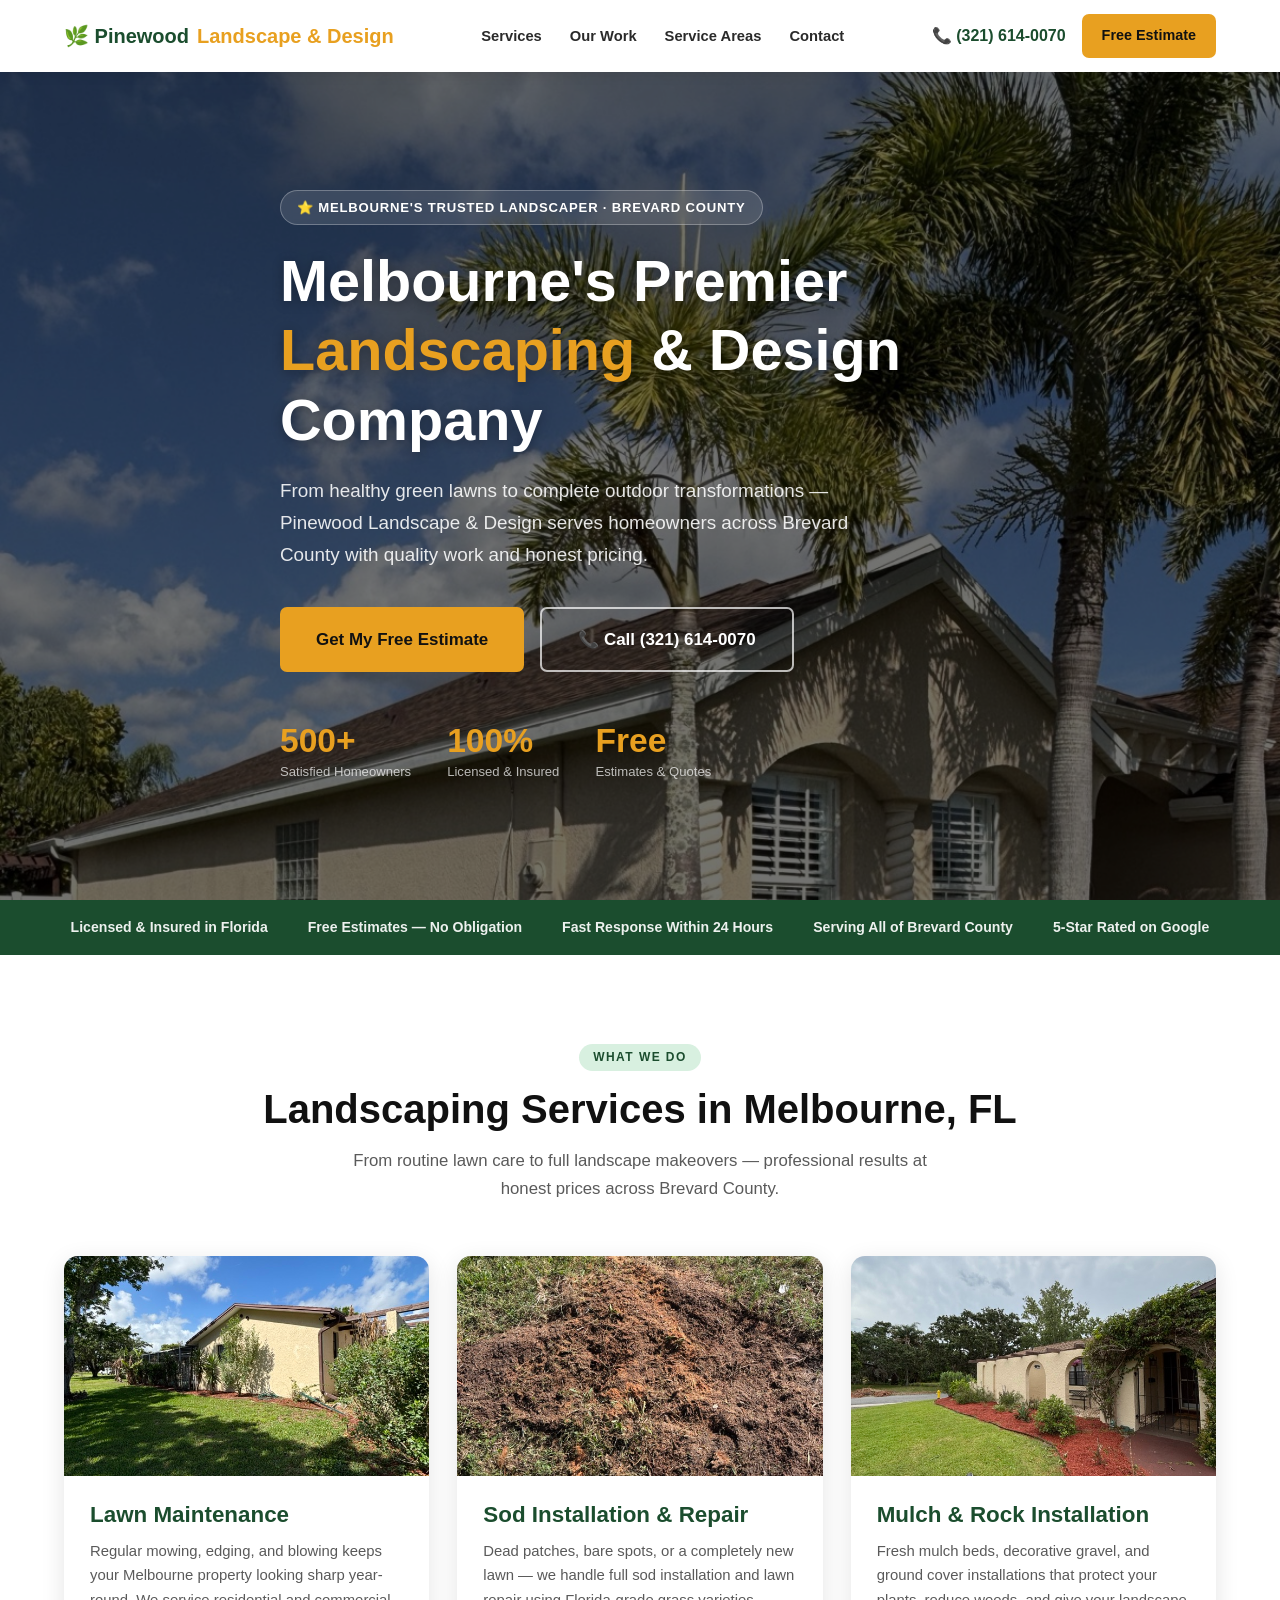
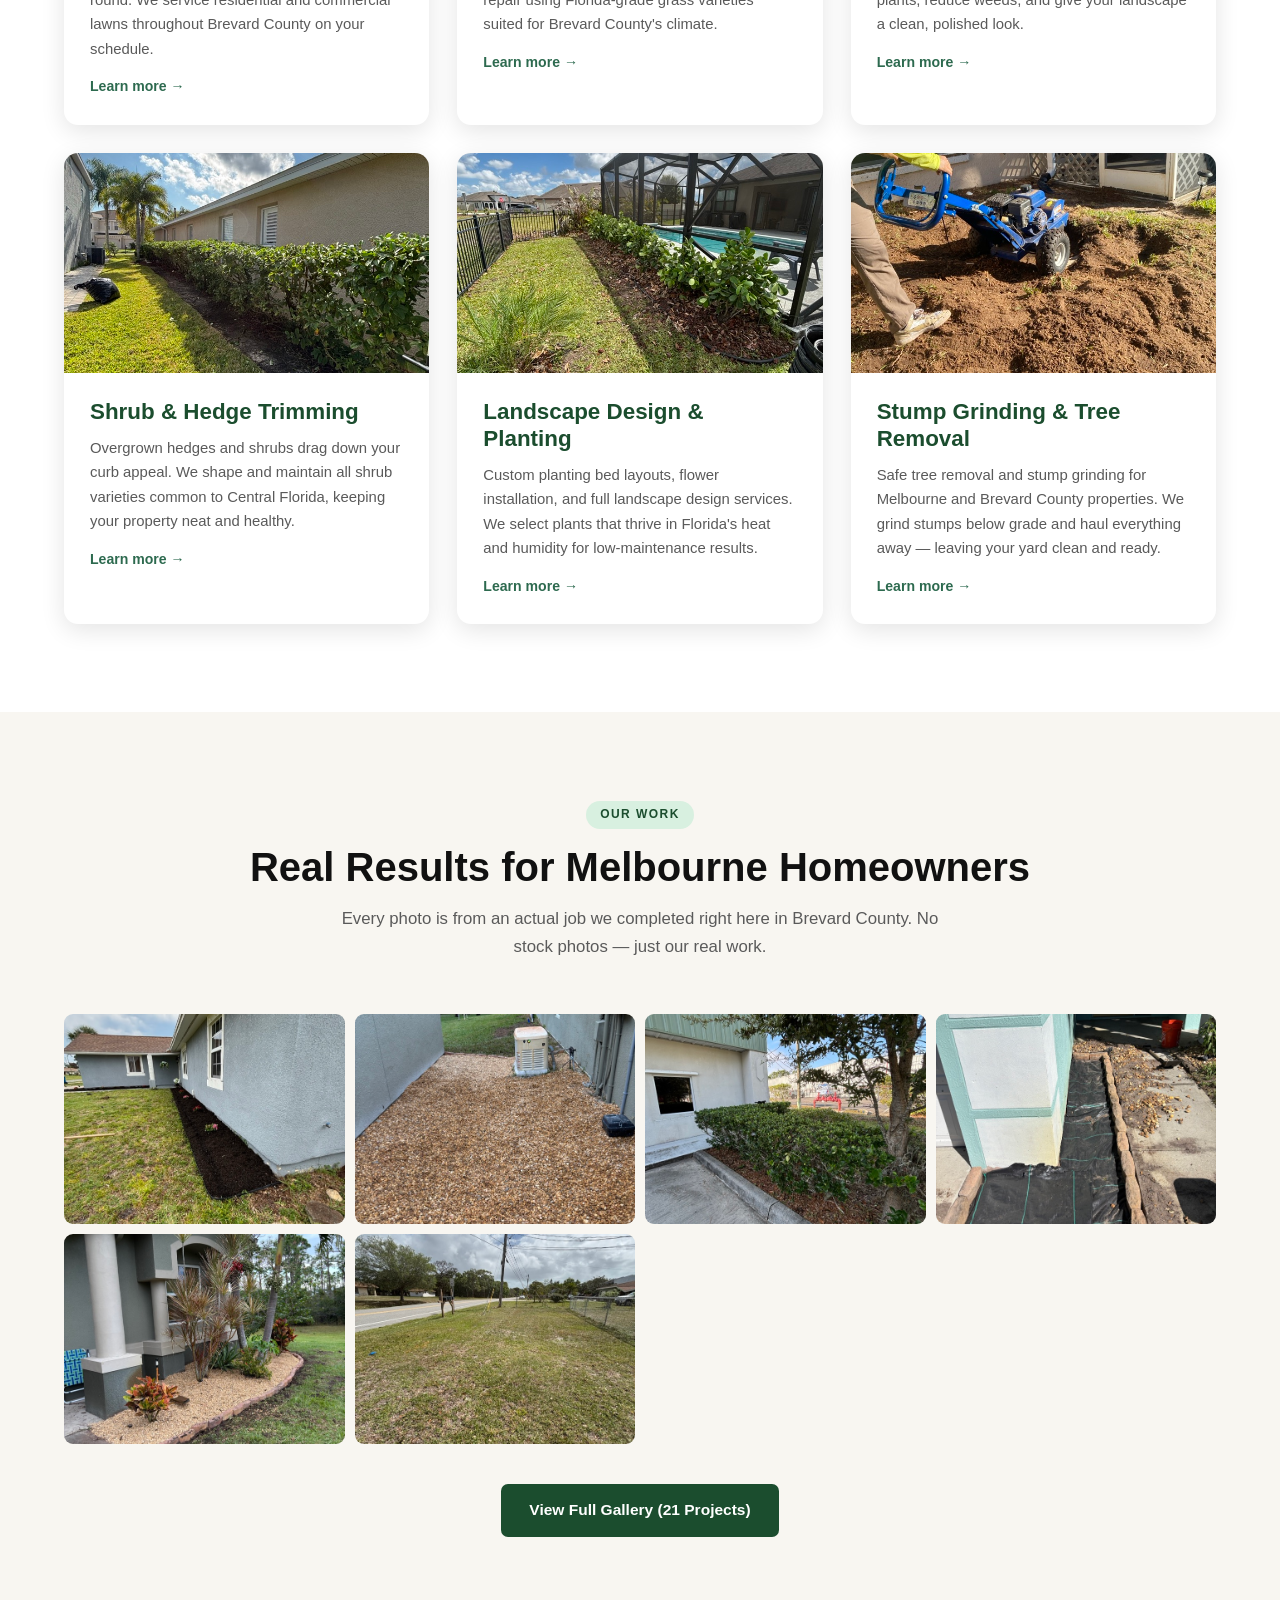
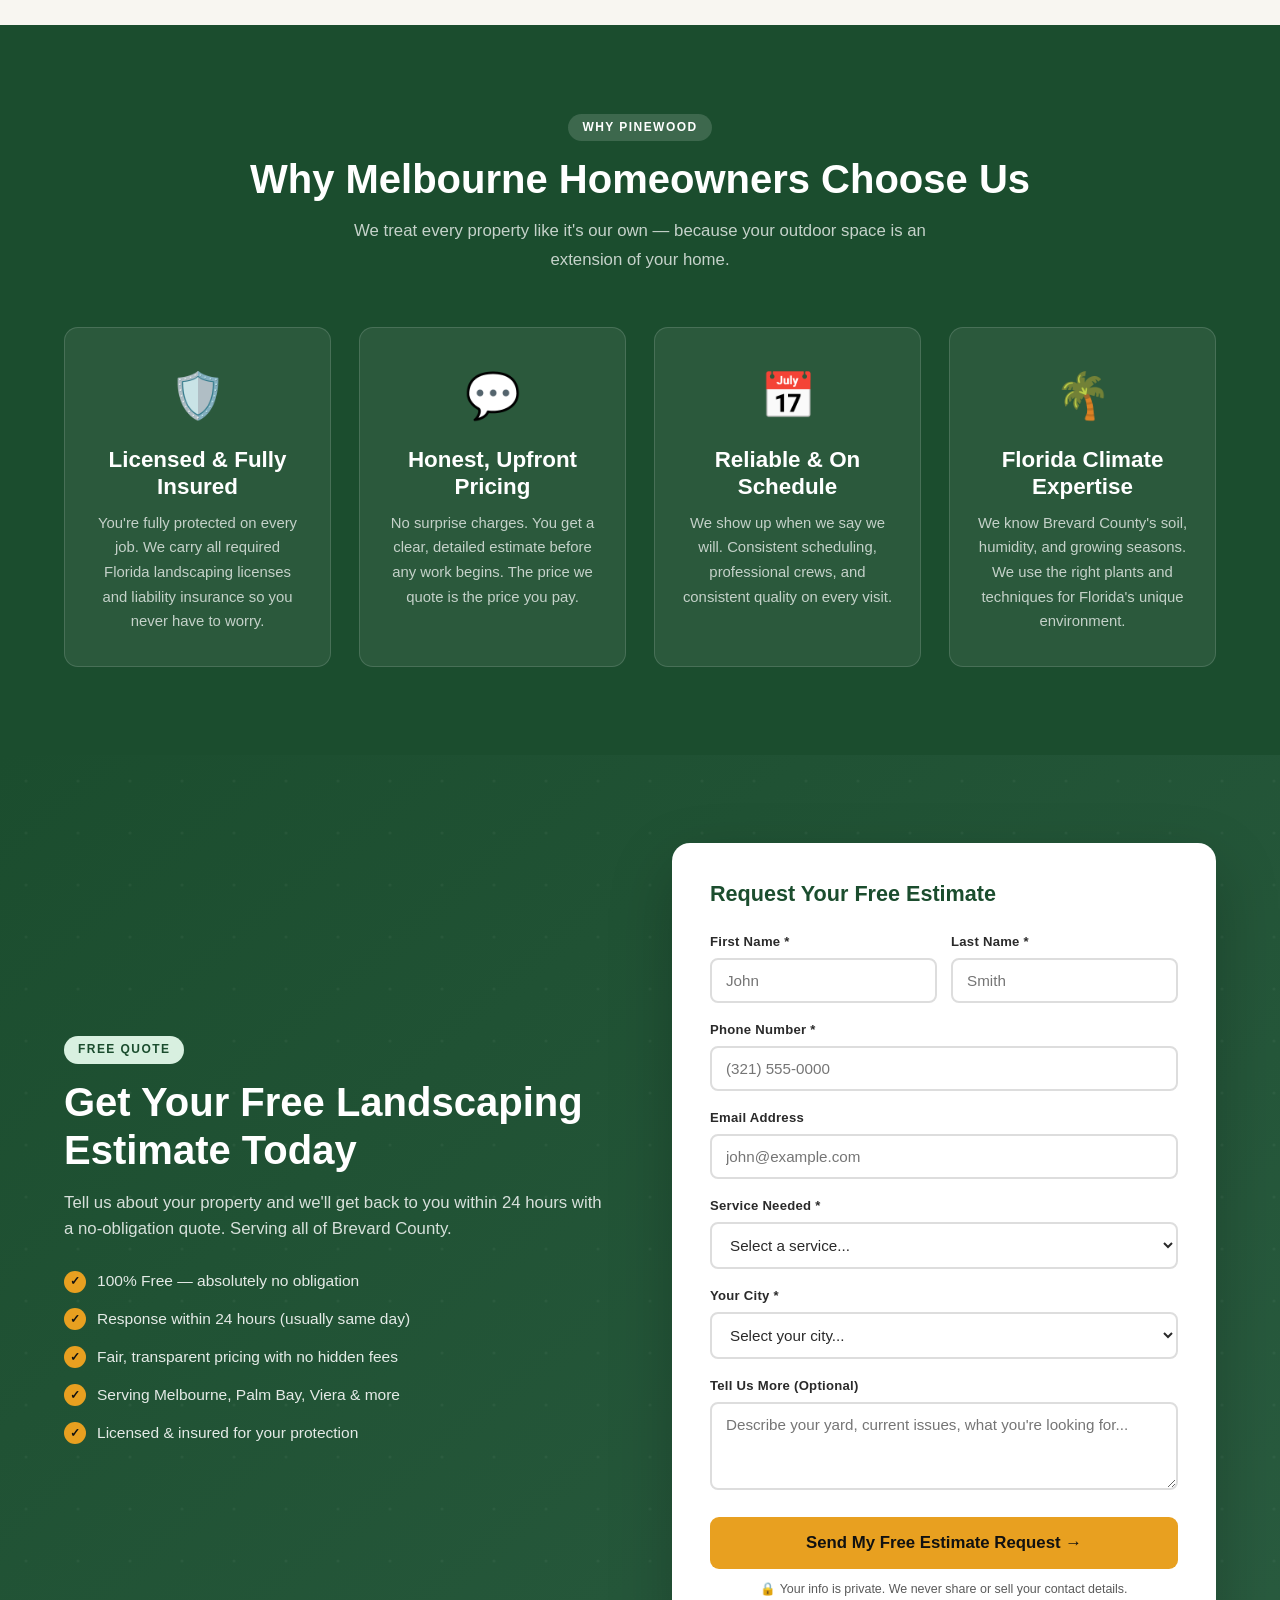
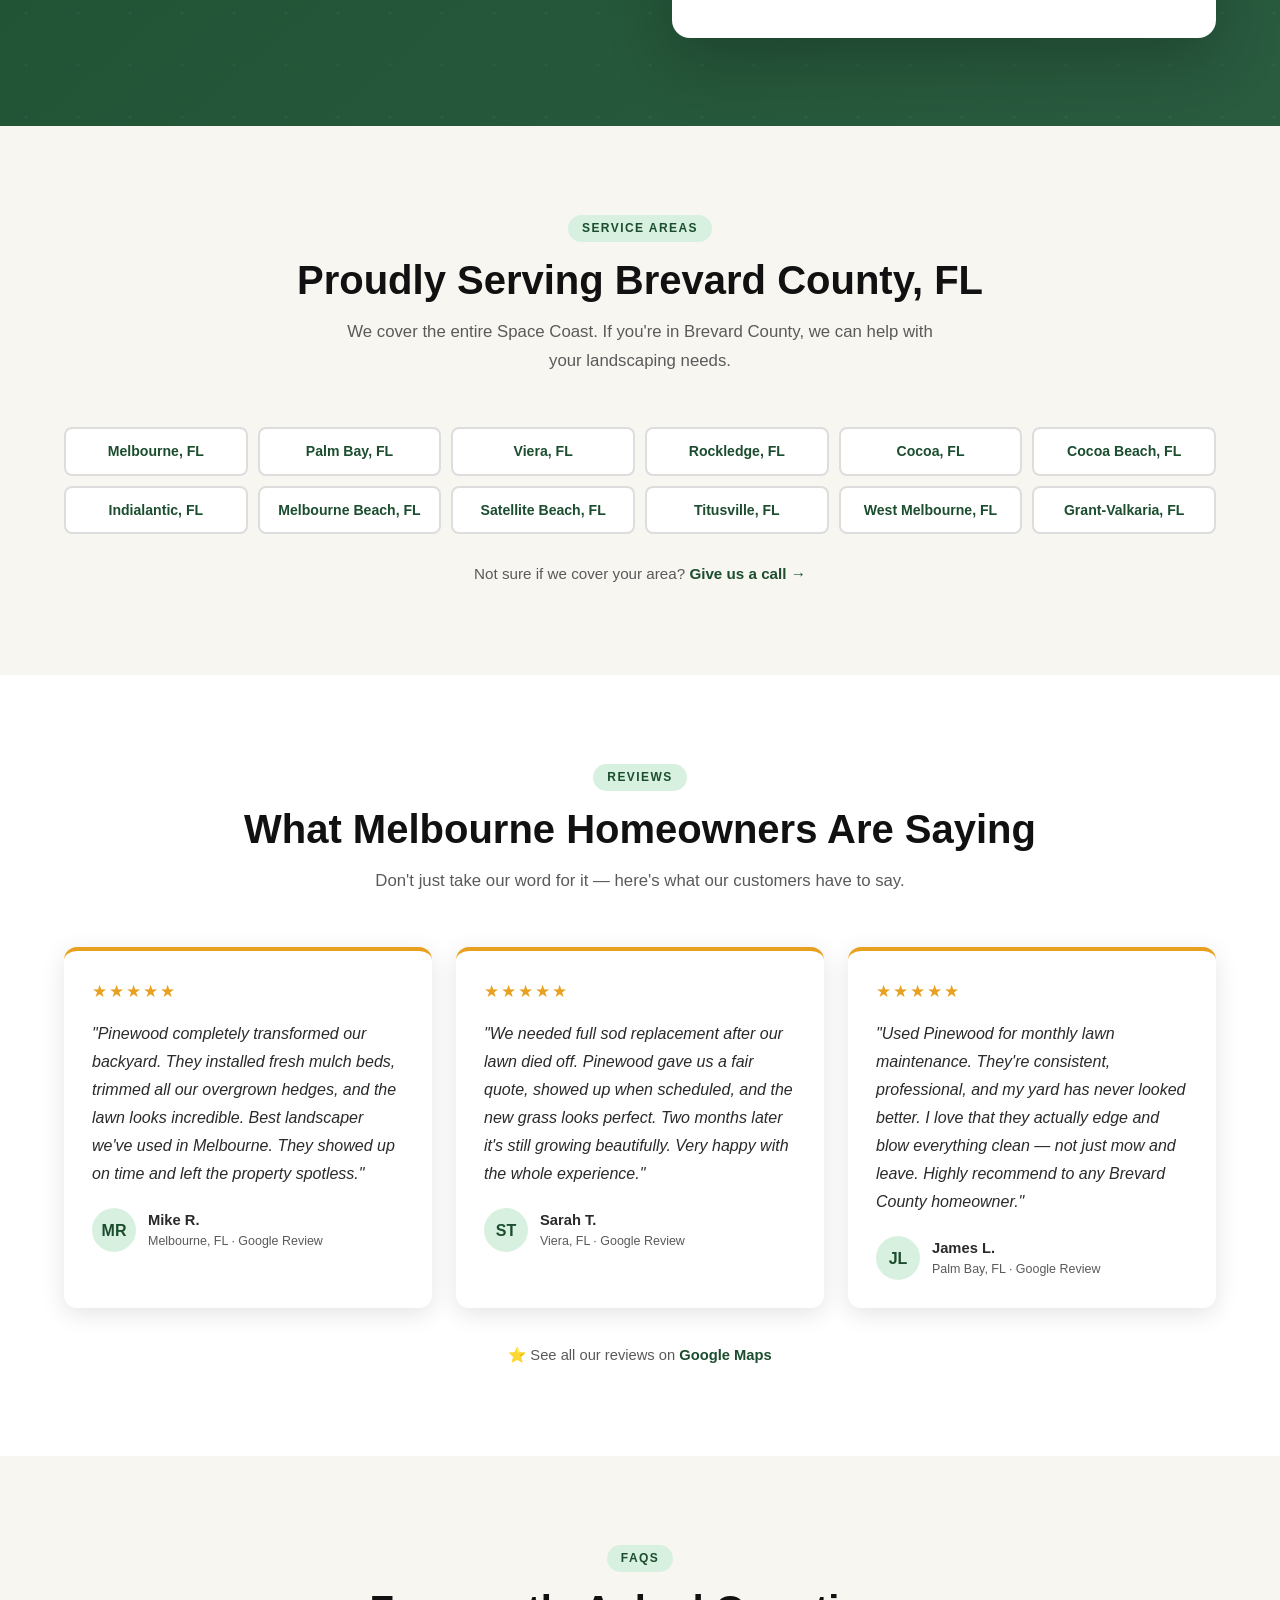
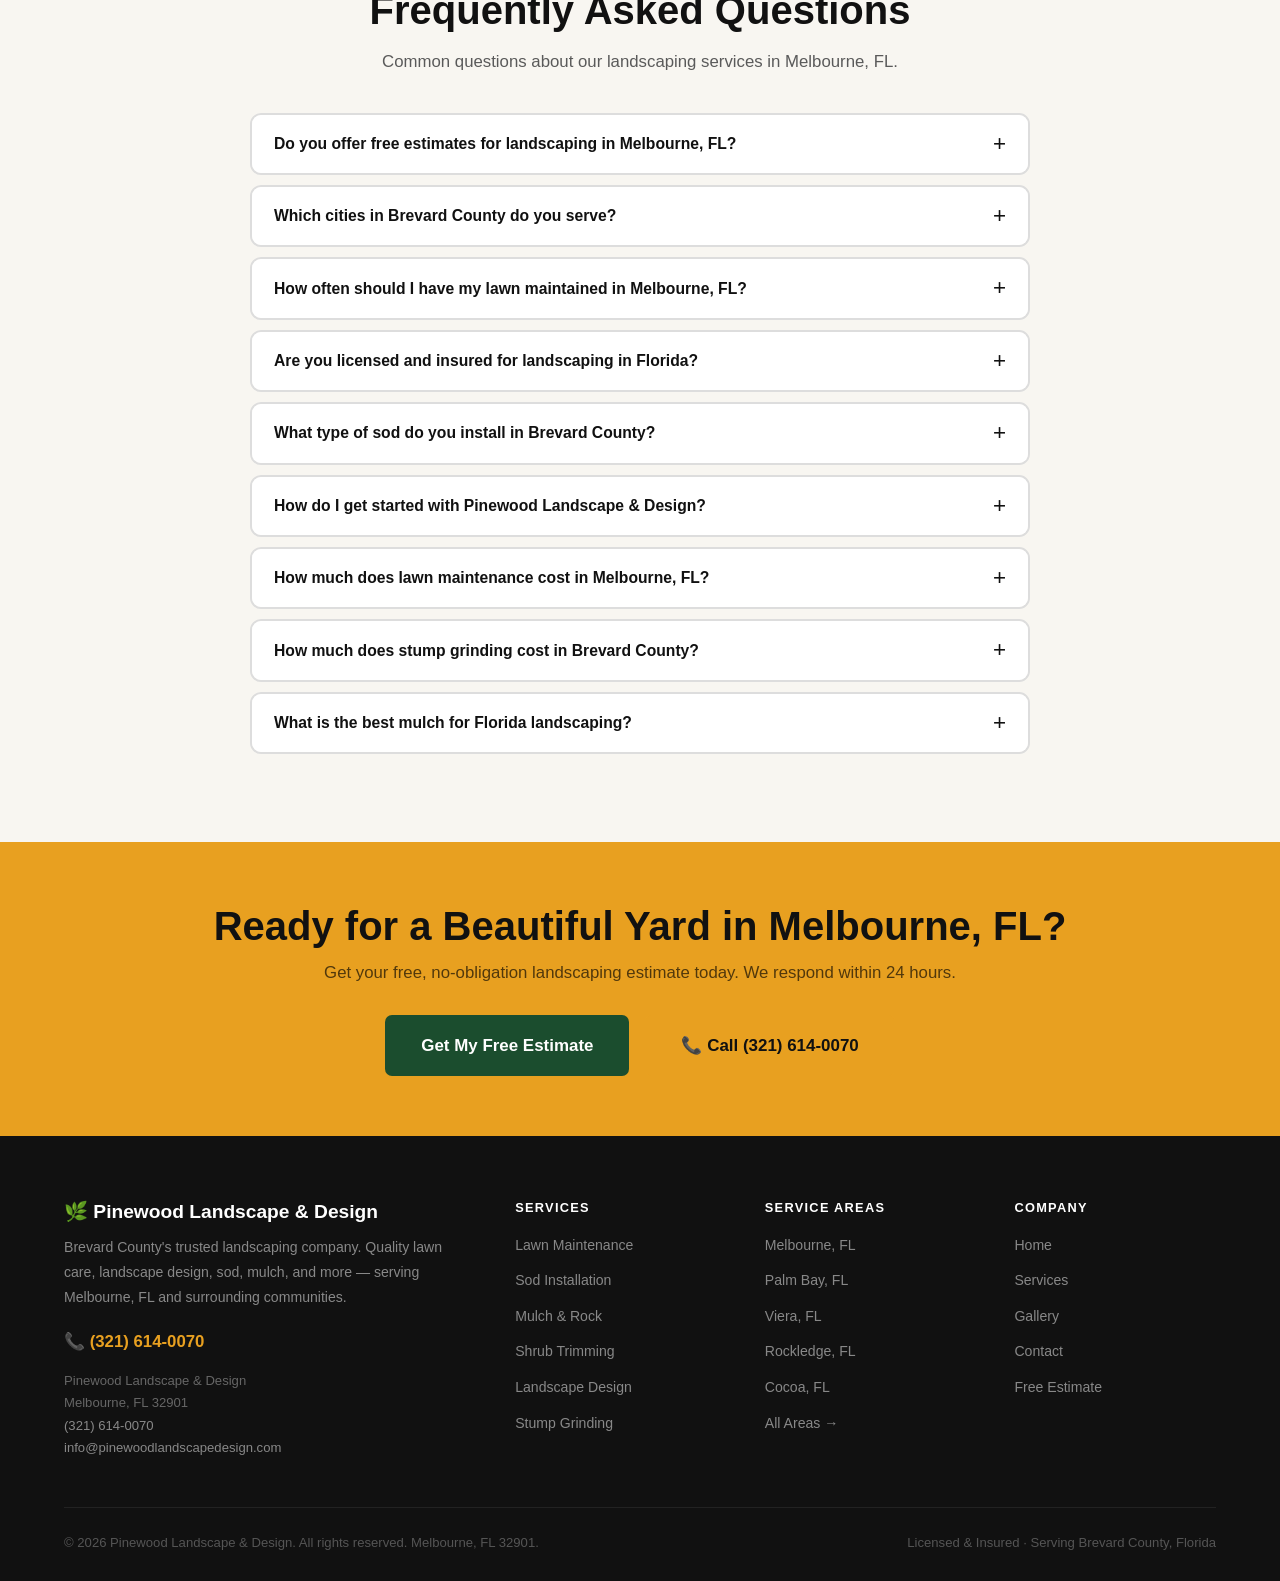
<file: index.html>
<!DOCTYPE html>
<html lang="en">
<head>
  <meta charset="UTF-8">
  <meta name="viewport" content="width=device-width, initial-scale=1.0">
  <title>Pinewood Landscape & Design | Melbourne FL Landscaping | Brevard County</title>
  <meta name="description" content="Melbourne's trusted landscaper — lawn maintenance, sod installation, mulch, shrub trimming & design across Brevard County. Free estimate: (321) 614-0070.">
  <meta name="keywords" content="landscaping Melbourne FL, lawn care Melbourne Florida, sod installation Brevard County, mulch installation Melbourne, shrub trimming Melbourne FL, landscape design Melbourne Florida, landscaper Palm Bay FL">
  <link rel="icon" href="favicon.svg" type="image/svg+xml">
  <link rel="canonical" href="https://pinewoodlandscapedesign.com/">

  <!-- Open Graph -->
  <meta property="og:type" content="website">
  <meta property="og:title" content="Pinewood Landscape & Design | Melbourne FL Landscaping">
  <meta property="og:description" content="Professional landscaping services in Melbourne, FL. Lawn care, sod, mulch, shrub trimming & landscape design across Brevard County.">
  <meta property="og:image" content="https://pinewoodlandscapedesign.com/images/profile-hero.jpg">
  <meta property="og:url" content="https://pinewoodlandscapedesign.com/">
  <!-- Twitter Card -->
  <meta name="twitter:card" content="summary_large_image">
  <meta name="twitter:title" content="Pinewood Landscape & Design | Melbourne FL">
  <meta name="twitter:description" content="Professional landscaping services in Melbourne, FL. Free estimates — Brevard County's trusted landscaper.">
  <meta name="twitter:image" content="https://pinewoodlandscapedesign.com/images/IMG_3316.jpg">

  <!-- Preload hero -->
  <link rel="preload" as="image" href="images/hero-bg.jpg">

  <link rel="stylesheet" href="css/styles.css">

  <!-- LocalBusiness Schema -->
  <script type="application/ld+json">
  {
    "@context": "https://schema.org",
    "@type": ["LandscapingBusiness","LocalBusiness"],
    "@id": "https://pinewoodlandscapedesign.com/#business",
    "name": "Pinewood Landscape & Design",
    "description": "Professional landscaping services in Melbourne, FL serving Brevard County. Specializing in lawn maintenance, sod installation, mulch installation, shrub trimming, landscape design, and stump grinding.",
    "url": "https://pinewoodlandscapedesign.com",
    "telephone": "+13216140070",
    "email": "info@pinewoodlandscapedesign.com",
    "priceRange": "$$",
    "image": [
      "https://pinewoodlandscapedesign.com/images/IMG_3316.jpg",
      "https://pinewoodlandscapedesign.com/images/IMG_3628.jpg",
      "https://pinewoodlandscapedesign.com/images/IMG_3619.jpg"
    ],
    "address": {
      "@type": "PostalAddress",
      "addressLocality": "Melbourne",
      "addressRegion": "FL",
      "postalCode": "32901",
      "addressCountry": "US"
    },
    "geo": {
      "@type": "GeoCoordinates",
      "latitude": 28.08360,
      "longitude": -80.60810
    },
    "areaServed": [
      {"@type": "City", "name": "Melbourne"},
      {"@type": "City", "name": "Palm Bay"},
      {"@type": "City", "name": "Viera"},
      {"@type": "City", "name": "Rockledge"},
      {"@type": "City", "name": "Cocoa"},
      {"@type": "City", "name": "Indialantic"},
      {"@type": "City", "name": "Melbourne Beach"},
      {"@type": "City", "name": "Satellite Beach"},
      {"@type": "City", "name": "Titusville"},
      {"@type": "City", "name": "West Melbourne"},
      {"@type": "City", "name": "Cocoa Beach"},
      {"@type": "City", "name": "Grant-Valkaria"},
      {"@type": "AdministrativeArea", "name": "Brevard County"}
    ],
    "openingHoursSpecification": [
      {"@type": "OpeningHoursSpecification","dayOfWeek":["Monday","Tuesday","Wednesday","Thursday","Friday"],"opens":"07:00","closes":"18:00"},
      {"@type": "OpeningHoursSpecification","dayOfWeek":"Saturday","opens":"08:00","closes":"16:00"}
    ],
    "hasOfferCatalog": {
      "@type": "OfferCatalog",
      "name": "Landscaping Services Melbourne FL",
      "itemListElement": [
        {"@type": "Offer", "itemOffered": {"@type": "Service", "name": "Lawn Maintenance", "description": "Professional mowing, edging, and blowing services for residential and commercial properties in Melbourne, FL."}},
        {"@type": "Offer", "itemOffered": {"@type": "Service", "name": "Sod Installation", "description": "New lawn installation and sod replacement services across Brevard County, FL."}},
        {"@type": "Offer", "itemOffered": {"@type": "Service", "name": "Mulch & Rock Installation", "description": "Mulch bed installation, rock landscaping, and ground cover services in Melbourne, FL."}},
        {"@type": "Offer", "itemOffered": {"@type": "Service", "name": "Shrub & Hedge Trimming", "description": "Expert shrub shaping and hedge trimming for Melbourne and Brevard County homeowners."}},
        {"@type": "Offer", "itemOffered": {"@type": "Service", "name": "Landscape Design & Planting", "description": "Custom landscape design and plant installation for properties in Melbourne, FL."}},
        {"@type": "Offer", "itemOffered": {"@type": "Service", "name": "Stump Grinding & Tree Removal", "description": "Site preparation, stump grinding, and grading services in Brevard County, FL."}}
      ]
    }
  }
  </script>

  <!-- BreadcrumbList Schema -->
  <script type="application/ld+json">
  {
    "@context": "https://schema.org",
    "@type": "BreadcrumbList",
    "itemListElement": [{"@type": "ListItem","position": 1,"name": "Home","item": "https://pinewoodlandscapedesign.com/"}]
  }
  </script>

  <!-- WebSite Schema -->
  <script type="application/ld+json">
  {
    "@context": "https://schema.org",
    "@type": "WebSite",
    "@id": "https://pinewoodlandscapedesign.com/#website",
    "url": "https://pinewoodlandscapedesign.com",
    "name": "Pinewood Landscape & Design",
    "description": "Professional landscaping services in Melbourne, FL serving all of Brevard County.",
    "publisher": {"@type": "LocalBusiness", "@id": "https://pinewoodlandscapedesign.com/#business"}
  }
  </script>

  <!-- FAQPage Schema -->
  <script type="application/ld+json">
  {
    "@context": "https://schema.org",
    "@type": "FAQPage",
    "mainEntity": [
      {
        "@type": "Question",
        "name": "Do you offer free estimates for landscaping in Melbourne, FL?",
        "acceptedAnswer": {"@type": "Answer", "text": "Yes — all estimates are 100% free with no obligation. We'll visit your property, assess what's needed, and provide a clear written quote. You can also call us at (321) 614-0070 or use the form above to get started."}
      },
      {
        "@type": "Question",
        "name": "Which cities in Brevard County do you serve?",
        "acceptedAnswer": {"@type": "Answer", "text": "We serve all of Brevard County, including Melbourne, Palm Bay, Viera, Rockledge, Cocoa, Cocoa Beach, Indialantic, Melbourne Beach, Satellite Beach, West Melbourne, Titusville, and surrounding areas."}
      },
      {
        "@type": "Question",
        "name": "How often should I have my lawn maintained in Melbourne, FL?",
        "acceptedAnswer": {"@type": "Answer", "text": "In Brevard County's warm, humid climate, we recommend weekly or bi-weekly mowing during spring and summer (March–October) and bi-weekly to monthly during cooler months. Regular maintenance keeps your grass healthy and prevents overgrowth that can damage your lawn."}
      },
      {
        "@type": "Question",
        "name": "Are you licensed and insured for landscaping in Florida?",
        "acceptedAnswer": {"@type": "Answer", "text": "Yes. Pinewood Landscape & Design is fully licensed and carries general liability insurance as required by the state of Florida. You are fully protected on every job we do on your property."}
      },
      {
        "@type": "Question",
        "name": "What type of sod do you install in Brevard County?",
        "acceptedAnswer": {"@type": "Answer", "text": "We install St. Augustine (including Floratam), Zoysia, Bermuda, and Bahia grass — the varieties best suited to Central Florida's climate and soil conditions. We'll recommend the best option for your yard's sun exposure, drainage, and usage."}
      },
      {
        "@type": "Question",
        "name": "How do I get started with Pinewood Landscape & Design?",
        "acceptedAnswer": {"@type": "Answer", "text": "It's easy — fill out the free estimate form on this page, call us at (321) 614-0070, or email us. We'll respond within 24 hours (often the same day) to schedule a visit and provide your free, no-obligation quote."}
      },
      {
        "@type": "Question",
        "name": "How much does lawn maintenance cost in Melbourne, FL?",
        "acceptedAnswer": {"@type": "Answer", "text": "Lawn maintenance pricing depends on property size, grass condition, and service frequency. Most residential properties in Melbourne, FL range from $40–$90 per visit for mowing, edging, and blowing. We provide free, no-obligation estimates — call (321) 614-0070 or fill out our form to get an exact quote for your yard."}
      },
      {
        "@type": "Question",
        "name": "How much does stump grinding cost in Brevard County?",
        "acceptedAnswer": {"@type": "Answer", "text": "Stump grinding pricing varies based on stump diameter, hardness, and root complexity. Most residential stumps in Brevard County cost $75–$250 to grind. We provide free on-site estimates — contact us at (321) 614-0070 and we'll assess your stump and give you a firm quote before any work begins."}
      },
      {
        "@type": "Question",
        "name": "What is the best mulch for Florida landscaping?",
        "acceptedAnswer": {"@type": "Answer", "text": "In Brevard County's climate, we typically recommend dyed brown or red mulch for curb appeal and moisture retention. Pine bark and cypress mulch are also popular as they resist Florida's heavy rains well. We offer multiple color options and help you choose what works best for your existing landscape and sun exposure."}
      }
    ]
  }
  </script>
</head>
<body>

<!-- ── NAVIGATION ── -->
<nav class="nav" role="navigation" aria-label="Main navigation">
  <div class="container nav-inner">
    <a href="/" class="nav-logo" aria-label="Pinewood Landscape &amp; Design Home">
      🌿 Pinewood <em>Landscape &amp; Design</em>
    </a>
    <ul class="nav-menu" id="nav-menu">
      <li><a href="#services">Services</a></li>
      <li><a href="#gallery">Our Work</a></li>
      <li><a href="#areas">Service Areas</a></li>
      <li><a href="contact.html">Contact</a></li>
    </ul>
    <div class="nav-actions">
      <a href="tel:+13216140070" class="nav-phone-link nav-phone-desktop" aria-label="Call us">
        📞 (321) 614-0070
      </a>
      <a href="#estimate" class="btn btn-gold" style="padding:10px 20px;font-size:.9rem;">Free Estimate</a>
      <button class="hamburger" id="hamburger" aria-label="Toggle menu" aria-expanded="false">
        <span></span><span></span><span></span>
      </button>
    </div>
  </div>
</nav>

<!-- ── HERO ── -->
<section class="hero" id="home" aria-label="Hero">
  <div class="hero-bg" role="img" aria-label="Pinewood Landscape & Design — commercial lawn and curb maintenance in Melbourne FL with Florida pine trees"></div>
  <div class="container">
    <div class="hero-content">
      <div class="hero-badge">⭐ Melbourne's Trusted Landscaper · Brevard County</div>
      <h1>Melbourne's Premier<br><em>Landscaping</em> &amp; Design Company</h1>
      <p class="hero-sub">From healthy green lawns to complete outdoor transformations — Pinewood Landscape &amp; Design serves homeowners across Brevard County with quality work and honest pricing.</p>
      <div class="hero-btns">
        <a href="#estimate" class="btn btn-gold btn-lg">Get My Free Estimate</a>
        <a href="tel:+13216140070" class="btn btn-outline-white btn-lg">📞 Call (321) 614-0070</a>
      </div>
      <div class="hero-stats">
        <div class="hero-stat"><strong>500+</strong><span>Satisfied Homeowners</span></div>
        <div class="hero-stat"><strong>100%</strong><span>Licensed &amp; Insured</span></div>
        <div class="hero-stat"><strong>Free</strong><span>Estimates &amp; Quotes</span></div>
      </div>
    </div>
  </div>
</section>

<!-- ── TRUST BAR ── -->
<div class="trust-bar" aria-label="Trust signals">
  <div class="container trust-bar-inner">
    <div class="trust-item">Licensed &amp; Insured in Florida</div>
    <div class="trust-item">Free Estimates — No Obligation</div>
    <div class="trust-item">Fast Response Within 24 Hours</div>
    <div class="trust-item">Serving All of Brevard County</div>
    <div class="trust-item">5-Star Rated on Google</div>
  </div>
</div>

<!-- ── SERVICES ── -->
<section class="section" id="services" aria-labelledby="services-heading">
  <div class="container">
    <div class="text-center">
      <span class="section-eyebrow">What We Do</span>
      <h2 id="services-heading" class="section-title">Landscaping Services in Melbourne, FL</h2>
      <p class="section-sub">From routine lawn care to full landscape makeovers — professional results at honest prices across Brevard County.</p>
    </div>
    <div class="services-grid">

      <article class="svc-card">
        <img src="images/IMG_3316.jpg" alt="Professional lawn maintenance and mowing service in Melbourne FL by Pinewood Landscape & Design" class="svc-img" loading="eager" width="400" height="220">
        <div class="svc-body">
          <h3>Lawn Maintenance</h3>
          <p>Regular mowing, edging, and blowing keeps your Melbourne property looking sharp year-round. We service residential and commercial lawns throughout Brevard County on your schedule.</p>
          <a href="services.html#lawn-maintenance" class="svc-link">Learn more →</a>
        </div>
      </article>

      <article class="svc-card">
        <img src="images/IMG_1289.jpg" alt="Sod installation and lawn repair service in Melbourne Florida" class="svc-img" loading="lazy" width="400" height="220">
        <div class="svc-body">
          <h3>Sod Installation &amp; Repair</h3>
          <p>Dead patches, bare spots, or a completely new lawn — we handle full sod installation and lawn repair using Florida-grade grass varieties suited for Brevard County's climate.</p>
          <a href="services.html#sod-installation" class="svc-link">Learn more →</a>
        </div>
      </article>

      <article class="svc-card">
        <img src="images/IMG_3628.jpg" alt="Mulch installation and landscape bed maintenance in Melbourne FL" class="svc-img" loading="lazy" width="400" height="220">
        <div class="svc-body">
          <h3>Mulch &amp; Rock Installation</h3>
          <p>Fresh mulch beds, decorative gravel, and ground cover installations that protect your plants, reduce weeds, and give your landscape a clean, polished look.</p>
          <a href="services.html#mulch-installation" class="svc-link">Learn more →</a>
        </div>
      </article>

      <article class="svc-card">
        <img src="images/IMG_1334.jpg" alt="Shrub and hedge trimming service in Melbourne Florida by licensed landscaper" class="svc-img" loading="lazy" width="400" height="220">
        <div class="svc-body">
          <h3>Shrub &amp; Hedge Trimming</h3>
          <p>Overgrown hedges and shrubs drag down your curb appeal. We shape and maintain all shrub varieties common to Central Florida, keeping your property neat and healthy.</p>
          <a href="services.html#shrub-trimming" class="svc-link">Learn more →</a>
        </div>
      </article>

      <article class="svc-card">
        <img src="images/IMG_3552.jpg" alt="Landscape design and planting bed installation near Melbourne FL" class="svc-img" loading="lazy" width="400" height="220">
        <div class="svc-body">
          <h3>Landscape Design &amp; Planting</h3>
          <p>Custom planting bed layouts, flower installation, and full landscape design services. We select plants that thrive in Florida's heat and humidity for low-maintenance results.</p>
          <a href="services.html#landscape-design" class="svc-link">Learn more →</a>
        </div>
      </article>

      <article class="svc-card">
        <img src="images/IMG_2182.jpg" alt="Stump grinding and grading services in Brevard County FL" class="svc-img" loading="lazy" width="400" height="220">
        <div class="svc-body">
          <h3>Stump Grinding &amp; Tree Removal</h3>
          <p>Safe tree removal and stump grinding for Melbourne and Brevard County properties. We grind stumps below grade and haul everything away — leaving your yard clean and ready.</p>
          <a href="services.html#stump-grinding" class="svc-link">Learn more →</a>
        </div>
      </article>

    </div>
  </div>
</section>

<!-- ── GALLERY PREVIEW ── -->
<section class="section section-alt" id="gallery" aria-labelledby="gallery-heading">
  <div class="container">
    <div class="text-center">
      <span class="section-eyebrow">Our Work</span>
      <h2 id="gallery-heading" class="section-title">Real Results for Melbourne Homeowners</h2>
      <p class="section-sub">Every photo is from an actual job we completed right here in Brevard County. No stock photos — just our real work.</p>
    </div>
    <div class="gallery-grid">
      <div class="gal-item">
        <img src="images/IMG_3619.jpg" alt="Fresh mulch bed and landscape planting installation in Melbourne FL" loading="lazy" width="280" height="210">
      </div>
      <div class="gal-item">
        <img src="images/IMG_1606.jpg" alt="Decorative gravel and rock landscaping service in Brevard County" loading="lazy" width="280" height="210">
      </div>
      <div class="gal-item">
        <img src="images/IMG_1475.jpg" alt="Shrub trimming and driveway edge cleanup in Melbourne Florida" loading="lazy" width="280" height="210">
      </div>
      <div class="gal-item">
        <img src="images/IMG_1136.jpg" alt="Stone edging and retaining wall installation in Melbourne FL" loading="lazy" width="280" height="210">
      </div>
      <div class="gal-item">
        <img src="images/IMG_1607.jpg" alt="Landscaping project in progress in Brevard County Florida" loading="lazy" width="280" height="210">
      </div>
      <div class="gal-item">
        <img src="images/IMG_3322.jpg" alt="Lawn care and landscape maintenance Melbourne FL" loading="lazy" width="280" height="210">
      </div>
    </div>
    <div class="gallery-cta">
      <a href="gallery.html" class="btn btn-green">View Full Gallery (21 Projects)</a>
    </div>
  </div>
</section>

<!-- ── WHY CHOOSE US ── -->
<section class="section section-dark" aria-labelledby="why-heading">
  <div class="container">
    <div class="text-center">
      <span class="section-eyebrow">Why Pinewood</span>
      <h2 id="why-heading" class="section-title" style="color:var(--white)">Why Melbourne Homeowners Choose Us</h2>
      <p class="section-sub">We treat every property like it's our own — because your outdoor space is an extension of your home.</p>
    </div>
    <div class="why-grid">
      <div class="why-card">
        <div class="why-icon">🛡️</div>
        <h3>Licensed &amp; Fully Insured</h3>
        <p>You're fully protected on every job. We carry all required Florida landscaping licenses and liability insurance so you never have to worry.</p>
      </div>
      <div class="why-card">
        <div class="why-icon">💬</div>
        <h3>Honest, Upfront Pricing</h3>
        <p>No surprise charges. You get a clear, detailed estimate before any work begins. The price we quote is the price you pay.</p>
      </div>
      <div class="why-card">
        <div class="why-icon">📅</div>
        <h3>Reliable &amp; On Schedule</h3>
        <p>We show up when we say we will. Consistent scheduling, professional crews, and consistent quality on every visit.</p>
      </div>
      <div class="why-card">
        <div class="why-icon">🌴</div>
        <h3>Florida Climate Expertise</h3>
        <p>We know Brevard County's soil, humidity, and growing seasons. We use the right plants and techniques for Florida's unique environment.</p>
      </div>
    </div>
  </div>
</section>

<!-- ── LEAD FORM ── -->
<section class="section lead-section" id="estimate" aria-labelledby="estimate-heading">
  <div class="container">
    <div class="lead-inner">
      <div class="lead-text">
        <span class="section-eyebrow">Free Quote</span>
        <h2 id="estimate-heading">Get Your Free Landscaping Estimate Today</h2>
        <p>Tell us about your property and we'll get back to you within 24 hours with a no-obligation quote. Serving all of Brevard County.</p>
        <ul class="lead-perks">
          <li>100% Free — absolutely no obligation</li>
          <li>Response within 24 hours (usually same day)</li>
          <li>Fair, transparent pricing with no hidden fees</li>
          <li>Serving Melbourne, Palm Bay, Viera &amp; more</li>
          <li>Licensed &amp; insured for your protection</li>
        </ul>
      </div>
      <div class="form-card">
        <h3>Request Your Free Estimate</h3>
        <form id="lead-form" action="mailto:info@pinewoodlandscapedesign.com?subject=New Quote Request – Pinewood Landscape" method="POST" enctype="text/plain" novalidate>
          <div class="form-row">
            <div class="form-group">
              <label for="fname">First Name *</label>
              <input type="text" id="fname" name="first_name" required placeholder="John" autocomplete="given-name">
            </div>
            <div class="form-group">
              <label for="lname">Last Name *</label>
              <input type="text" id="lname" name="last_name" required placeholder="Smith" autocomplete="family-name">
            </div>
          </div>
          <div class="form-group">
            <label for="phone">Phone Number *</label>
            <input type="tel" id="phone" name="phone" required placeholder="(321) 555-0000" autocomplete="tel">
          </div>
          <div class="form-group">
            <label for="email">Email Address</label>
            <input type="email" id="email" name="email" placeholder="john@example.com" autocomplete="email">
          </div>
          <div class="form-group">
            <label for="service">Service Needed *</label>
            <select id="service" name="service" required>
              <option value="">Select a service...</option>
              <option>Lawn Maintenance</option>
              <option>Sod Installation / Repair</option>
              <option>Mulch & Rock Installation</option>
              <option>Shrub & Hedge Trimming</option>
              <option>Landscape Design & Planting</option>
              <option>Stump Grinding & Tree Removal</option>
              <option>Multiple Services / Not Sure</option>
            </select>
          </div>
          <div class="form-group">
            <label for="city">Your City *</label>
            <select id="city" name="city" required>
              <option value="">Select your city...</option>
              <option>Melbourne</option>
              <option>Palm Bay</option>
              <option>Viera</option>
              <option>Rockledge</option>
              <option>Cocoa</option>
              <option>Indialantic</option>
              <option>Melbourne Beach</option>
              <option>Satellite Beach</option>
              <option>Titusville</option>
              <option>Other Brevard County</option>
            </select>
          </div>
          <div class="form-group">
            <label for="message">Tell Us More (Optional)</label>
            <textarea id="message" name="message" placeholder="Describe your yard, current issues, what you're looking for..."></textarea>
          </div>
          <button type="submit" class="form-submit">Send My Free Estimate Request →</button>
          <p class="form-note">🔒 Your info is private. We never share or sell your contact details.</p>
        </form>
        <div id="form-success" class="form-success">
          <h4>✅ Request Received!</h4>
          <p>Thanks! We'll be in touch within 24 hours to schedule your free estimate.</p>
        </div>
      </div>
    </div>
  </div>
</section>

<!-- ── SERVICE AREAS ── -->
<section class="section section-alt" id="areas" aria-labelledby="areas-heading">
  <div class="container text-center">
    <span class="section-eyebrow">Service Areas</span>
    <h2 id="areas-heading" class="section-title">Proudly Serving Brevard County, FL</h2>
    <p class="section-sub">We cover the entire Space Coast. If you're in Brevard County, we can help with your landscaping needs.</p>
    <div class="areas-grid" role="list">
      <div class="area-chip" role="listitem">Melbourne, FL</div>
      <div class="area-chip" role="listitem">Palm Bay, FL</div>
      <div class="area-chip" role="listitem">Viera, FL</div>
      <div class="area-chip" role="listitem">Rockledge, FL</div>
      <div class="area-chip" role="listitem">Cocoa, FL</div>
      <div class="area-chip" role="listitem">Cocoa Beach, FL</div>
      <div class="area-chip" role="listitem">Indialantic, FL</div>
      <div class="area-chip" role="listitem">Melbourne Beach, FL</div>
      <div class="area-chip" role="listitem">Satellite Beach, FL</div>
      <div class="area-chip" role="listitem">Titusville, FL</div>
      <div class="area-chip" role="listitem">West Melbourne, FL</div>
      <div class="area-chip" role="listitem">Grant-Valkaria, FL</div>
    </div>
    <p style="margin-top:28px;color:var(--muted);font-size:.95rem;">Not sure if we cover your area? <a href="tel:+13216140070" style="color:var(--green-dark);font-weight:700;">Give us a call →</a></p>
  </div>
</section>

<!-- ── TESTIMONIALS ── -->
<section class="section" aria-labelledby="reviews-heading">
  <div class="container">
    <div class="text-center">
      <span class="section-eyebrow">Reviews</span>
      <h2 id="reviews-heading" class="section-title">What Melbourne Homeowners Are Saying</h2>
      <p class="section-sub">Don't just take our word for it — here's what our customers have to say.</p>
    </div>
    <div class="reviews-grid">
      <div class="review-card">
        <div class="stars" aria-label="5 out of 5 stars">★★★★★</div>
        <p class="review-text">"Pinewood completely transformed our backyard. They installed fresh mulch beds, trimmed all our overgrown hedges, and the lawn looks incredible. Best landscaper we've used in Melbourne. They showed up on time and left the property spotless."</p>
        <div class="reviewer">
          <div class="avatar" aria-hidden="true">MR</div>
          <div>
            <div class="reviewer-name">Mike R.</div>
            <div class="reviewer-loc">Melbourne, FL · Google Review</div>
          </div>
        </div>
      </div>
      <div class="review-card">
        <div class="stars" aria-label="5 out of 5 stars">★★★★★</div>
        <p class="review-text">"We needed full sod replacement after our lawn died off. Pinewood gave us a fair quote, showed up when scheduled, and the new grass looks perfect. Two months later it's still growing beautifully. Very happy with the whole experience."</p>
        <div class="reviewer">
          <div class="avatar" aria-hidden="true">ST</div>
          <div>
            <div class="reviewer-name">Sarah T.</div>
            <div class="reviewer-loc">Viera, FL · Google Review</div>
          </div>
        </div>
      </div>
      <div class="review-card">
        <div class="stars" aria-label="5 out of 5 stars">★★★★★</div>
        <p class="review-text">"Used Pinewood for monthly lawn maintenance. They're consistent, professional, and my yard has never looked better. I love that they actually edge and blow everything clean — not just mow and leave. Highly recommend to any Brevard County homeowner."</p>
        <div class="reviewer">
          <div class="avatar" aria-hidden="true">JL</div>
          <div>
            <div class="reviewer-name">James L.</div>
            <div class="reviewer-loc">Palm Bay, FL · Google Review</div>
          </div>
        </div>
      </div>
    </div>
    <p style="text-align:center;margin-top:36px;color:var(--muted);font-size:.92rem;">
      ⭐ See all our reviews on <a href="https://www.google.com/maps/search/Pinewood+Landscape+%26+Design+Melbourne+FL" target="_blank" rel="noopener" style="color:var(--green-dark);font-weight:700;">Google Maps</a>
    </p>
  </div>
</section>

<!-- ── FAQ ── -->
<section class="section section-alt" aria-labelledby="faq-heading">
  <div class="container">
    <div class="text-center">
      <span class="section-eyebrow">FAQs</span>
      <h2 id="faq-heading" class="section-title">Frequently Asked Questions</h2>
      <p class="section-sub" style="margin-bottom:36px;">Common questions about our landscaping services in Melbourne, FL.</p>
    </div>
    <div class="faq-list" role="list">

      <div class="faq-item" role="listitem">
        <button class="faq-q" aria-expanded="false">
          Do you offer free estimates for landscaping in Melbourne, FL?
          <span class="faq-icon" aria-hidden="true">+</span>
        </button>
        <div class="faq-a" role="region">
          Yes — all estimates are 100% free with no obligation. We'll visit your property, assess what's needed, and provide a clear written quote. You can also call us at (321) 614-0070 or use the form above to get started.
        </div>
      </div>

      <div class="faq-item" role="listitem">
        <button class="faq-q" aria-expanded="false">
          Which cities in Brevard County do you serve?
          <span class="faq-icon" aria-hidden="true">+</span>
        </button>
        <div class="faq-a" role="region">
          We serve all of Brevard County, including Melbourne, Palm Bay, Viera, Rockledge, Cocoa, Cocoa Beach, Indialantic, Melbourne Beach, Satellite Beach, West Melbourne, Titusville, and surrounding areas. Not sure if we cover your location? Just call or message us.
        </div>
      </div>

      <div class="faq-item" role="listitem">
        <button class="faq-q" aria-expanded="false">
          How often should I have my lawn maintained in Melbourne, FL?
          <span class="faq-icon" aria-hidden="true">+</span>
        </button>
        <div class="faq-a" role="region">
          In Brevard County's warm, humid climate, we recommend weekly or bi-weekly mowing during spring and summer (March–October) and bi-weekly to monthly during cooler months. Regular maintenance keeps your grass healthy and prevents overgrowth that can damage your lawn.
        </div>
      </div>

      <div class="faq-item" role="listitem">
        <button class="faq-q" aria-expanded="false">
          Are you licensed and insured for landscaping in Florida?
          <span class="faq-icon" aria-hidden="true">+</span>
        </button>
        <div class="faq-a" role="region">
          Yes. Pinewood Landscape & Design is fully licensed and carries general liability insurance as required by the state of Florida. You are fully protected on every job we do on your property.
        </div>
      </div>

      <div class="faq-item" role="listitem">
        <button class="faq-q" aria-expanded="false">
          What type of sod do you install in Brevard County?
          <span class="faq-icon" aria-hidden="true">+</span>
        </button>
        <div class="faq-a" role="region">
          We install St. Augustine (including Floratam), Zoysia, Bermuda, and Bahia grass — the varieties best suited to Central Florida's climate and soil conditions. We'll recommend the best option for your yard's sun exposure, drainage, and usage.
        </div>
      </div>

      <div class="faq-item" role="listitem">
        <button class="faq-q" aria-expanded="false">
          How do I get started with Pinewood Landscape & Design?
          <span class="faq-icon" aria-hidden="true">+</span>
        </button>
        <div class="faq-a" role="region">
          It's easy — fill out the free estimate form on this page, call us at (321) 614-0070, or email us. We'll respond within 24 hours (often the same day) to schedule a visit and provide your free, no-obligation quote.
        </div>
      </div>

      <div class="faq-item" role="listitem">
        <button class="faq-q" aria-expanded="false">
          How much does lawn maintenance cost in Melbourne, FL?
          <span class="faq-icon" aria-hidden="true">+</span>
        </button>
        <div class="faq-a" role="region">
          Lawn maintenance pricing depends on property size, grass condition, and service frequency. Most residential properties in Melbourne, FL range from $40–$90 per visit for mowing, edging, and blowing. We provide free, no-obligation estimates — call (321) 614-0070 or fill out our form to get an exact quote for your yard.
        </div>
      </div>

      <div class="faq-item" role="listitem">
        <button class="faq-q" aria-expanded="false">
          How much does stump grinding cost in Brevard County?
          <span class="faq-icon" aria-hidden="true">+</span>
        </button>
        <div class="faq-a" role="region">
          Stump grinding pricing varies based on stump diameter, hardness, and root complexity. Most residential stumps in Brevard County cost $75–$250 to grind. We provide free on-site estimates — contact us at (321) 614-0070 and we'll assess your stump and give you a firm quote before any work begins.
        </div>
      </div>

      <div class="faq-item" role="listitem">
        <button class="faq-q" aria-expanded="false">
          What is the best mulch for Florida landscaping?
          <span class="faq-icon" aria-hidden="true">+</span>
        </button>
        <div class="faq-a" role="region">
          In Brevard County's climate, we typically recommend dyed brown or red mulch for curb appeal and moisture retention. Pine bark and cypress mulch are also popular as they resist Florida's heavy rains well. We offer multiple color options and help you choose what works best for your existing landscape and sun exposure.
        </div>
      </div>

    </div>
  </div>
</section>

<!-- ── CTA BANNER ── -->
<section class="cta-banner" aria-label="Call to action">
  <div class="container">
    <h2>Ready for a Beautiful Yard in Melbourne, FL?</h2>
    <p>Get your free, no-obligation landscaping estimate today. We respond within 24 hours.</p>
    <div class="cta-banner-btns">
      <a href="#estimate" class="btn btn-green btn-lg">Get My Free Estimate</a>
      <a href="tel:+13216140070" class="btn btn-gold btn-lg">📞 Call (321) 614-0070</a>
    </div>
  </div>
</section>

<!-- ── FOOTER ── -->
<footer class="footer" role="contentinfo">
  <div class="container">
    <div class="footer-grid">
      <div class="footer-brand">
        <h3>🌿 Pinewood Landscape &amp; Design</h3>
        <p>Brevard County's trusted landscaping company. Quality lawn care, landscape design, sod, mulch, and more — serving Melbourne, FL and surrounding communities.</p>
        <a href="tel:+13216140070" class="footer-phone">📞 (321) 614-0070</a>
        <!-- NAP for local SEO -->
        <address class="footer-nap" style="font-style:normal;">
          Pinewood Landscape &amp; Design<br>
          Melbourne, FL 32901<br>
          <a href="tel:+13216140070" style="color:#888;">(321) 614-0070</a><br>
          <a href="mailto:info@pinewoodlandscapedesign.com" style="color:#888;">info@pinewoodlandscapedesign.com</a>
        </address>
      </div>
      <div class="footer-col">
        <h4>Services</h4>
        <ul class="footer-links">
          <li><a href="services.html#lawn-maintenance">Lawn Maintenance</a></li>
          <li><a href="services.html#sod-installation">Sod Installation</a></li>
          <li><a href="services.html#mulch-installation">Mulch &amp; Rock</a></li>
          <li><a href="services.html#shrub-trimming">Shrub Trimming</a></li>
          <li><a href="services.html#landscape-design">Landscape Design</a></li>
          <li><a href="services.html#stump-grinding">Stump Grinding</a></li>
        </ul>
      </div>
      <div class="footer-col">
        <h4>Service Areas</h4>
        <ul class="footer-links">
          <li><a href="#areas">Melbourne, FL</a></li>
          <li><a href="#areas">Palm Bay, FL</a></li>
          <li><a href="#areas">Viera, FL</a></li>
          <li><a href="#areas">Rockledge, FL</a></li>
          <li><a href="#areas">Cocoa, FL</a></li>
          <li><a href="#areas">All Areas →</a></li>
        </ul>
      </div>
      <div class="footer-col">
        <h4>Company</h4>
        <ul class="footer-links">
          <li><a href="index.html">Home</a></li>
          <li><a href="services.html">Services</a></li>
          <li><a href="gallery.html">Gallery</a></li>
          <li><a href="contact.html">Contact</a></li>
          <li><a href="#estimate">Free Estimate</a></li>
        </ul>
      </div>
    </div>
    <div class="footer-bottom">
      <span>© 2026 Pinewood Landscape &amp; Design. All rights reserved. Melbourne, FL 32901.</span>
      <span>Licensed &amp; Insured · Serving Brevard County, Florida</span>
    </div>
  </div>
</footer>

<!-- ── STICKY MOBILE CTA ── -->
<div class="sticky-bar" aria-label="Mobile call to action">
  <p>Ready to transform your yard?</p>
  <a href="tel:+13216140070">📞 Call Now — Free Quote</a>
</div>

<script src="js/main.js"></script>
</body>
</html>
</file>
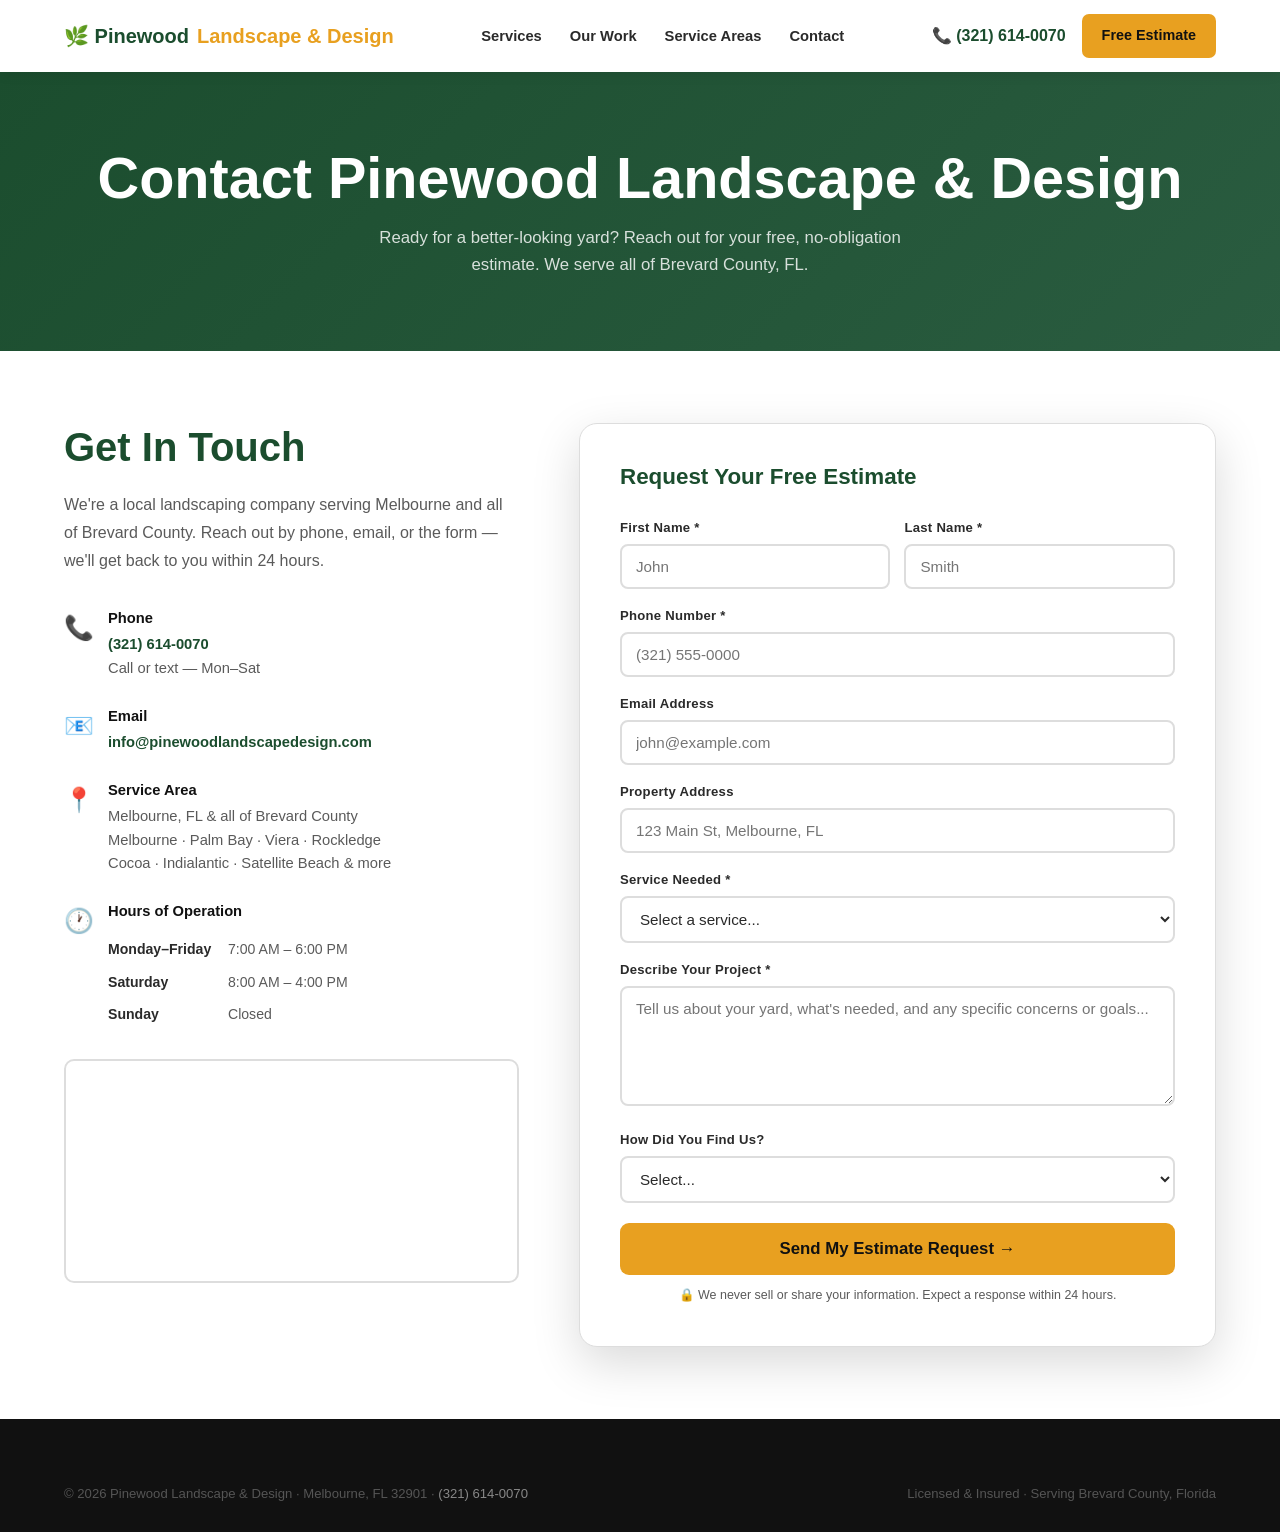
<file: contact.html>
<!DOCTYPE html>
<html lang="en">
<head>
  <meta charset="UTF-8">
  <meta name="viewport" content="width=device-width, initial-scale=1.0">
  <title>Contact Pinewood Landscape & Design | Free Landscaping Estimate Melbourne FL</title>
  <meta name="description" content="Contact Pinewood Landscape & Design for a free landscaping estimate in Melbourne, FL. Call (321) 614-0070 or fill out our form — we respond within 24 hours. Serving all of Brevard County.">
  <link rel="icon" href="favicon.svg" type="image/svg+xml">
  <link rel="canonical" href="https://pinewoodlandscapedesign.com/contact.html">
  <meta property="og:title" content="Contact Us | Free Landscaping Estimate Melbourne FL">
  <meta property="og:description" content="Get a free landscaping estimate in Melbourne, FL. Pinewood Landscape & Design — call (321) 614-0070 or fill out our form.">
  <meta property="og:type" content="website">
  <meta property="og:url" content="https://pinewoodlandscapedesign.com/contact.html">
  <meta name="twitter:card" content="summary_large_image">
  <meta name="twitter:title" content="Contact Us | Free Landscaping Estimate Melbourne FL">
  <meta name="twitter:description" content="Get a free landscaping estimate in Melbourne, FL. Pinewood Landscape & Design — call (321) 614-0070 or fill out our form.">
  <meta name="twitter:image" content="https://pinewoodlandscapedesign.com/images/IMG_3316.jpg">
  <link rel="stylesheet" href="css/styles.css">
  <style>
    .contact-hero{background:linear-gradient(135deg,var(--green-dark),#2a5c40);padding:72px 0;text-align:center;color:white}
    .contact-hero h1{color:white;margin-bottom:12px}
    .contact-hero p{color:rgba(255,255,255,.82);font-size:1.05rem;max-width:540px;margin:0 auto}
    .contact-layout{display:grid;grid-template-columns:1fr 1.4fr;gap:60px;padding:72px 0;align-items:start}
    .contact-info h2{margin-bottom:20px;color:var(--green-dark)}
    .contact-info p{color:var(--muted);margin-bottom:32px;line-height:1.75}
    .info-item{display:flex;gap:14px;margin-bottom:24px;align-items:flex-start}
    .info-icon{font-size:1.5rem;flex-shrink:0;margin-top:2px}
    .info-label{font-weight:800;color:var(--dark);font-size:.92rem;margin-bottom:3px}
    .info-val{color:var(--muted);font-size:.92rem;line-height:1.6}
    .info-val a{color:var(--green-dark);font-weight:700;text-decoration:none}
    .info-val a:hover{text-decoration:underline}
    .hours-table{width:100%;border-collapse:collapse;font-size:.88rem;margin-top:10px}
    .hours-table td{padding:5px 0;color:var(--muted)}
    .hours-table td:first-child{font-weight:700;color:var(--text);width:120px}
    .contact-form-card{background:var(--white);border-radius:18px;padding:40px;box-shadow:var(--shadow-lg);border:1px solid var(--border)}
    .contact-form-card h3{color:var(--green-dark);font-size:1.4rem;margin-bottom:26px}
    @media(max-width:800px){.contact-layout{grid-template-columns:1fr;gap:40px}}
  </style>
  <script type="application/ld+json">
  {
    "@context": "https://schema.org",
    "@type": "BreadcrumbList",
    "itemListElement": [
      {"@type": "ListItem","position":1,"name":"Home","item":"https://pinewoodlandscapedesign.com/"},
      {"@type": "ListItem","position":2,"name":"Contact","item":"https://pinewoodlandscapedesign.com/contact.html"}
    ]
  }
  </script>
  <script type="application/ld+json">
  {
    "@context": "https://schema.org",
    "@type": "ContactPage",
    "@id": "https://pinewoodlandscapedesign.com/contact.html",
    "url": "https://pinewoodlandscapedesign.com/contact.html",
    "name": "Contact Pinewood Landscape & Design",
    "description": "Contact Pinewood Landscape & Design for a free landscaping estimate in Melbourne, FL and Brevard County.",
    "mainEntity": {"@type": "LocalBusiness", "@id": "https://pinewoodlandscapedesign.com/#business"}
  }
  </script>
</head>
<body>

<nav class="nav">
  <div class="container nav-inner">
    <a href="/" class="nav-logo">🌿 Pinewood <em style="color:var(--gold);font-style:normal;">Landscape &amp; Design</em></a>
    <ul class="nav-menu" id="nav-menu">
      <li><a href="index.html#services">Services</a></li>
      <li><a href="gallery.html">Our Work</a></li>
      <li><a href="index.html#areas">Service Areas</a></li>
      <li><a href="contact.html">Contact</a></li>
    </ul>
    <div class="nav-actions">
      <a href="tel:+13216140070" class="nav-phone-link nav-phone-desktop">📞 (321) 614-0070</a>
      <a href="#contact-form" class="btn btn-gold" style="padding:10px 20px;font-size:.9rem;">Free Estimate</a>
      <button class="hamburger" id="hamburger" aria-label="Toggle menu" aria-expanded="false"><span></span><span></span><span></span></button>
    </div>
  </div>
</nav>

<section class="contact-hero">
  <div class="container">
    <h1>Contact Pinewood Landscape &amp; Design</h1>
    <p>Ready for a better-looking yard? Reach out for your free, no-obligation estimate. We serve all of Brevard County, FL.</p>
  </div>
</section>

<main class="container">
  <div class="contact-layout">

    <div class="contact-info">
      <h2>Get In Touch</h2>
      <p>We're a local landscaping company serving Melbourne and all of Brevard County. Reach out by phone, email, or the form — we'll get back to you within 24 hours.</p>

      <div class="info-item">
        <div class="info-icon">📞</div>
        <div>
          <div class="info-label">Phone</div>
          <div class="info-val"><a href="tel:+13216140070">(321) 614-0070</a><br>Call or text — Mon–Sat</div>
        </div>
      </div>

      <div class="info-item">
        <div class="info-icon">📧</div>
        <div>
          <div class="info-label">Email</div>
          <div class="info-val"><a href="mailto:info@pinewoodlandscapedesign.com">info@pinewoodlandscapedesign.com</a></div>
        </div>
      </div>

      <div class="info-item">
        <div class="info-icon">📍</div>
        <div>
          <div class="info-label">Service Area</div>
          <div class="info-val">Melbourne, FL &amp; all of Brevard County<br>Melbourne · Palm Bay · Viera · Rockledge<br>Cocoa · Indialantic · Satellite Beach &amp; more</div>
        </div>
      </div>

      <div class="info-item">
        <div class="info-icon">🕐</div>
        <div>
          <div class="info-label">Hours of Operation</div>
          <div class="info-val">
            <table class="hours-table">
              <tr><td>Monday–Friday</td><td>7:00 AM – 6:00 PM</td></tr>
              <tr><td>Saturday</td><td>8:00 AM – 4:00 PM</td></tr>
              <tr><td>Sunday</td><td>Closed</td></tr>
            </table>
          </div>
        </div>
      </div>

      <div style="margin-top:28px;border-radius:10px;overflow:hidden;border:2px solid var(--border)">
        <iframe
          src="https://www.google.com/maps/embed?pb=!1m18!1m12!1m3!1d56893.70!2d-80.6081!3d28.0836!2m3!1f0!2f0!3f0!3m2!1i1024!2i768!4f13.1!3m3!1m2!1s0x88de07d7ebf2e68b%3A0x6a2a8e05d8c90!2sMelbourne%2C%20FL!5e0!3m2!1sen!2sus!4v1"
          width="100%"
          height="220"
          style="border:0;display:block"
          allowfullscreen=""
          loading="lazy"
          referrerpolicy="no-referrer-when-downgrade"
          title="Pinewood Landscape & Design service area — Melbourne FL">
        </iframe>
      </div>
    </div>

    <div class="contact-form-card" id="contact-form">
      <h3>Request Your Free Estimate</h3>
      <form id="lead-form" action="mailto:info@pinewoodlandscapedesign.com?subject=New Quote Request – Pinewood Landscape" method="POST" enctype="text/plain" novalidate>
        <div class="form-row">
          <div class="form-group">
            <label for="fname">First Name *</label>
            <input type="text" id="fname" name="first_name" required placeholder="John" autocomplete="given-name">
          </div>
          <div class="form-group">
            <label for="lname">Last Name *</label>
            <input type="text" id="lname" name="last_name" required placeholder="Smith" autocomplete="family-name">
          </div>
        </div>
        <div class="form-group">
          <label for="phone">Phone Number *</label>
          <input type="tel" id="phone" name="phone" required placeholder="(321) 555-0000" autocomplete="tel">
        </div>
        <div class="form-group">
          <label for="email">Email Address</label>
          <input type="email" id="email" name="email" placeholder="john@example.com" autocomplete="email">
        </div>
        <div class="form-group">
          <label for="address">Property Address</label>
          <input type="text" id="address" name="address" placeholder="123 Main St, Melbourne, FL" autocomplete="street-address">
        </div>
        <div class="form-group">
          <label for="service">Service Needed *</label>
          <select id="service" name="service" required>
            <option value="">Select a service...</option>
            <option>Lawn Maintenance</option>
            <option>Sod Installation / Repair</option>
            <option>Mulch & Rock Installation</option>
            <option>Shrub & Hedge Trimming</option>
            <option>Landscape Design & Planting</option>
            <option>Stump Grinding & Tree Removal</option>
            <option>Multiple Services / Not Sure</option>
          </select>
        </div>
        <div class="form-group">
          <label for="message">Describe Your Project *</label>
          <textarea id="message" name="message" required placeholder="Tell us about your yard, what's needed, and any specific concerns or goals..." style="min-height:120px"></textarea>
        </div>
        <div class="form-group">
          <label for="how">How Did You Find Us?</label>
          <select id="how" name="referral_source">
            <option value="">Select...</option>
            <option>Google Search</option>
            <option>Google Maps</option>
            <option>Facebook</option>
            <option>Neighbor / Word of Mouth</option>
            <option>Nextdoor</option>
            <option>Other</option>
          </select>
        </div>
        <button type="submit" class="form-submit">Send My Estimate Request →</button>
        <p class="form-note">🔒 We never sell or share your information. Expect a response within 24 hours.</p>
      </form>
      <div id="form-success" class="form-success">
        <h4>✅ We Got Your Request!</h4>
        <p>Thank you! We'll reach out within 24 hours to schedule your free estimate. You can also call us directly at <a href="tel:+13216140070" style="color:var(--green-dark);font-weight:700;">(321) 614-0070</a>.</p>
      </div>
    </div>

  </div>
</main>

<footer class="footer">
  <div class="container">
    <div class="footer-bottom" style="border-top:none;padding-top:0">
      <span>© 2026 Pinewood Landscape &amp; Design · Melbourne, FL 32901 · <a href="tel:+13216140070" style="color:#888;">(321) 614-0070</a></span>
      <span>Licensed &amp; Insured · Serving Brevard County, Florida</span>
    </div>
  </div>
</footer>

<div class="sticky-bar">
  <p>Prefer to call?</p>
  <a href="tel:+13216140070">📞 (321) 614-0070</a>
</div>

<script src="js/main.js"></script>
</body>
</html>
</file>
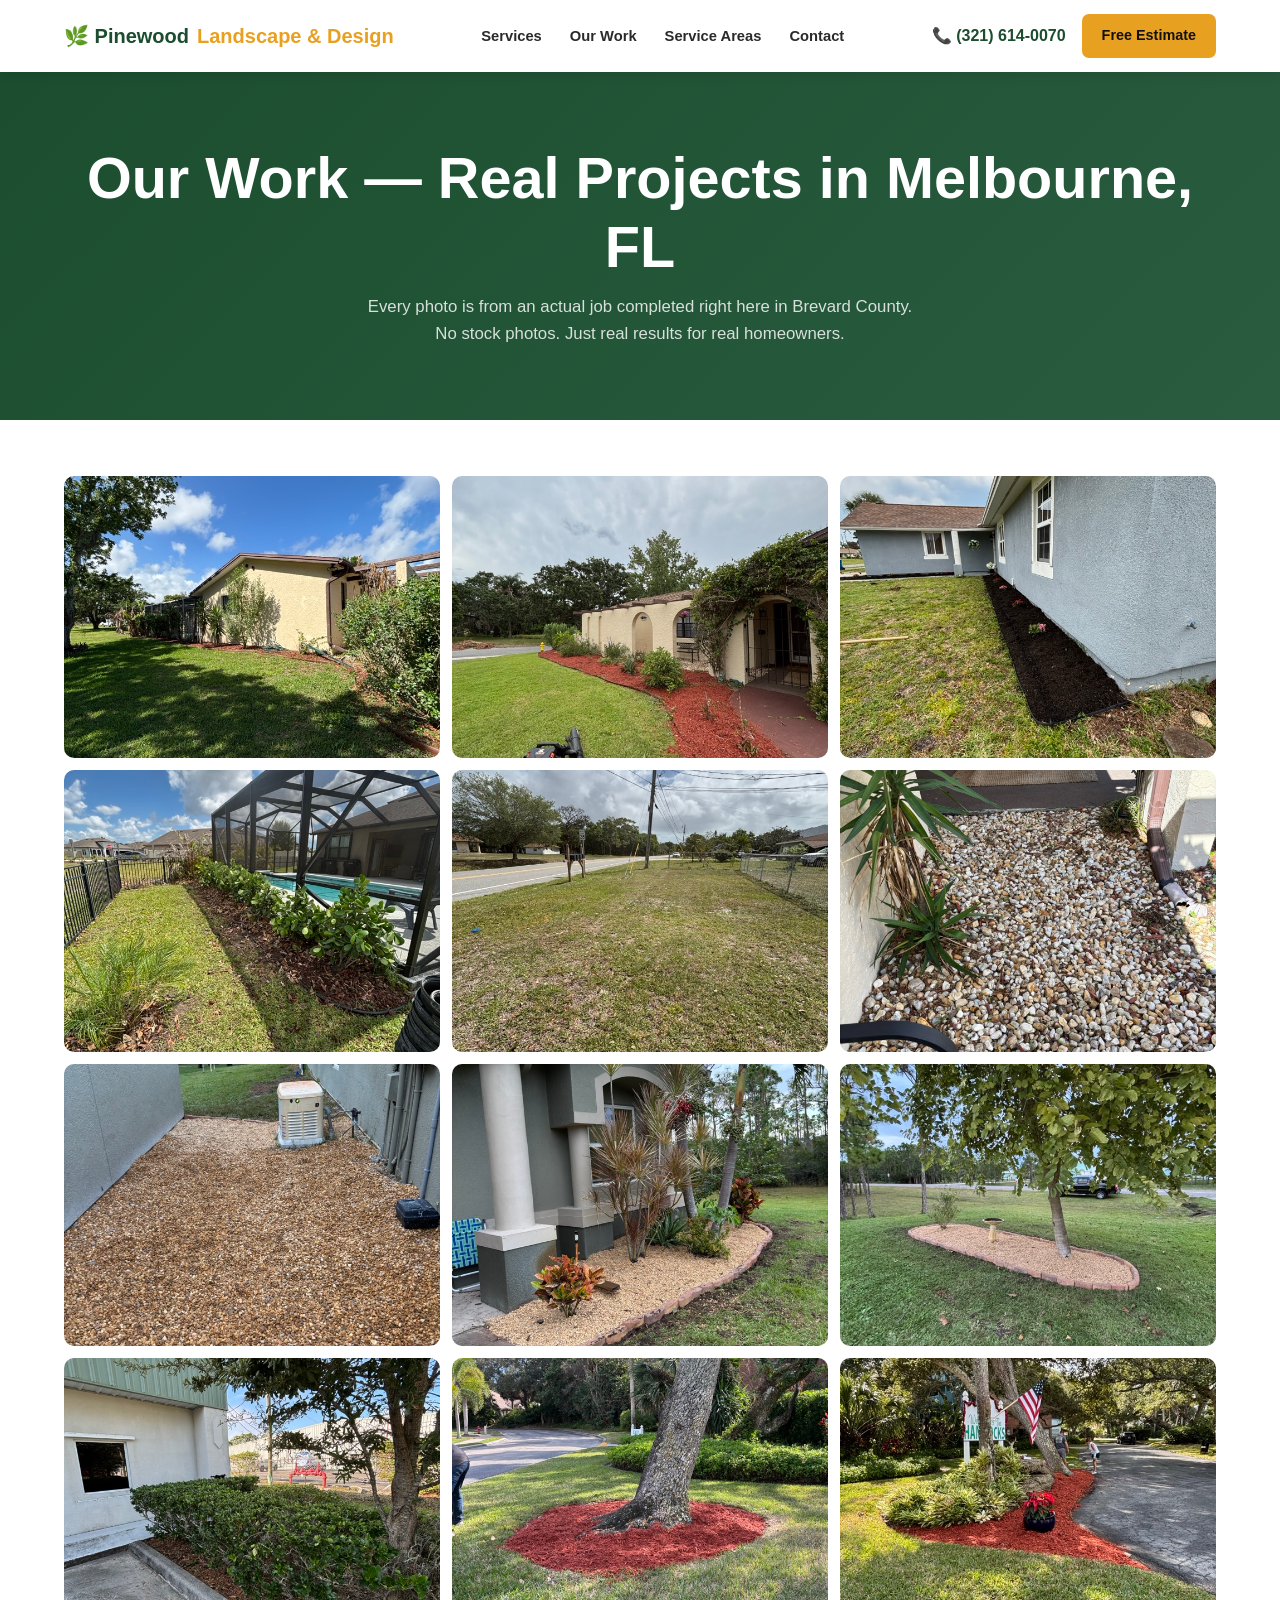
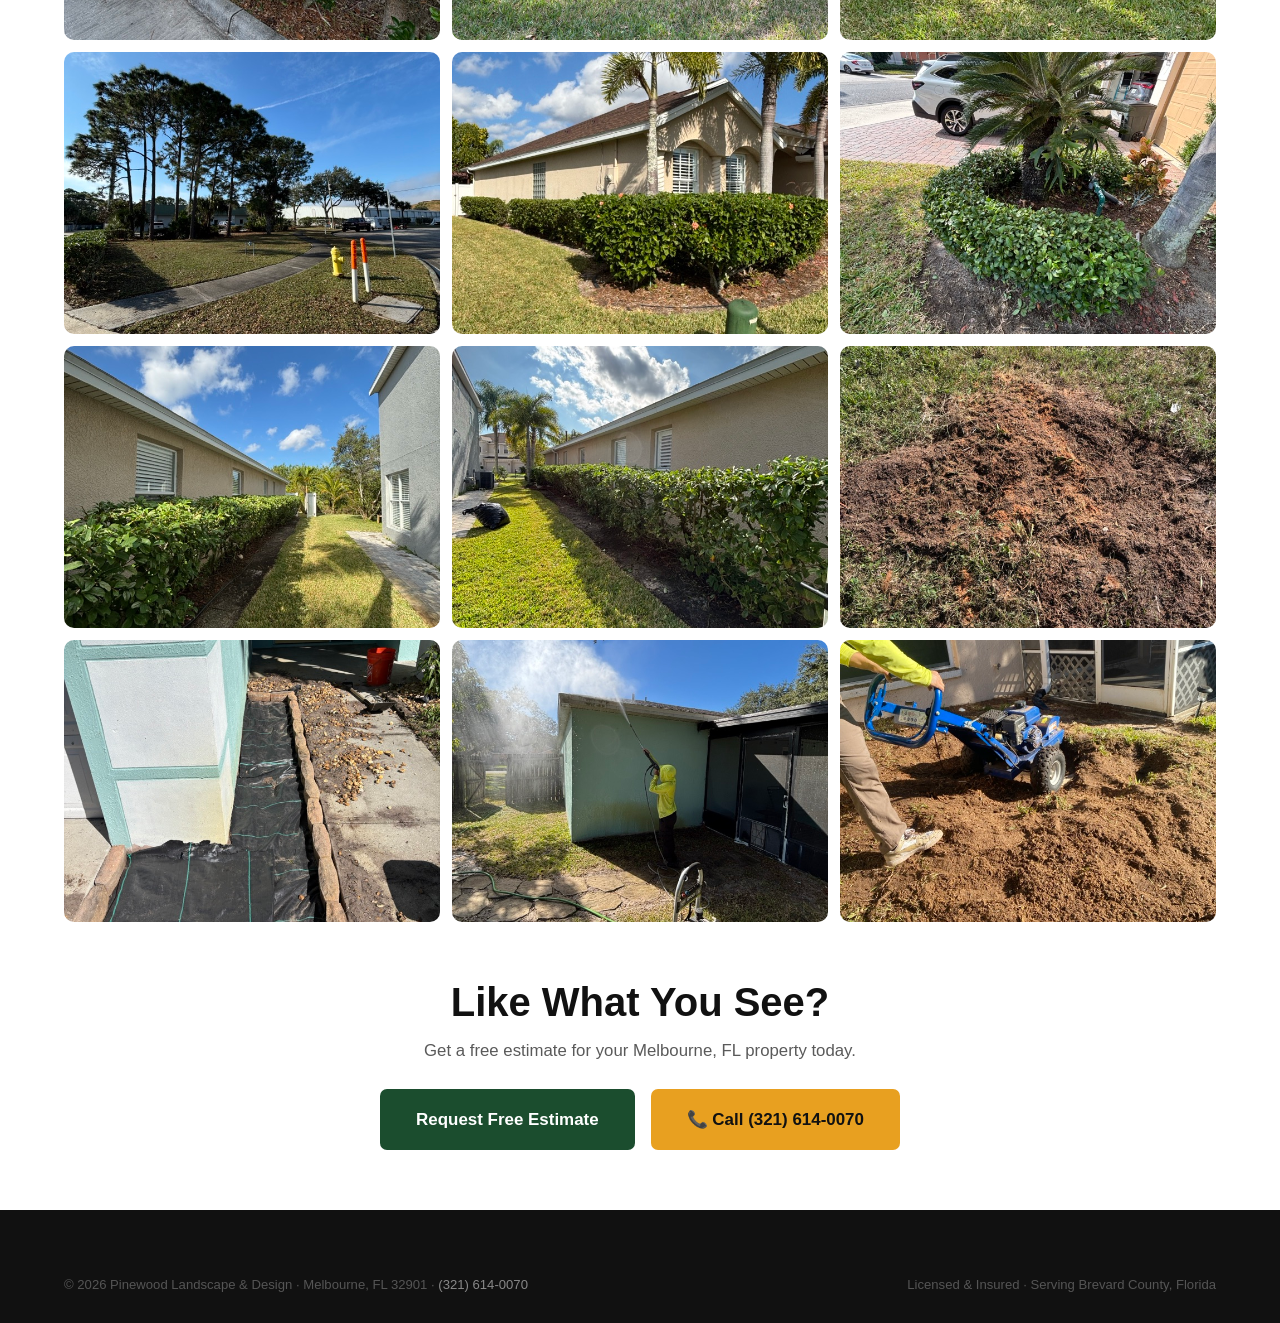
<file: gallery.html>
<!DOCTYPE html>
<html lang="en">
<head>
  <meta charset="UTF-8">
  <meta name="viewport" content="width=device-width, initial-scale=1.0">
  <title>Landscaping Photo Gallery | Pinewood Landscape & Design | Melbourne FL</title>
  <meta name="description" content="Browse real landscaping projects completed by Pinewood Landscape & Design in Melbourne, FL. Lawn maintenance, sod installation, mulch, shrub trimming & more across Brevard County.">
  <link rel="icon" href="favicon.svg" type="image/svg+xml">
  <link rel="canonical" href="https://pinewoodlandscapedesign.com/gallery.html">
  <meta property="og:title" content="Landscaping Gallery | Pinewood Landscape & Design Melbourne FL">
  <meta property="og:description" content="Real landscaping projects in Melbourne, FL and Brevard County. See our lawn care, sod, mulch, and landscape design work.">
  <meta property="og:image" content="https://pinewoodlandscapedesign.com/images/IMG_3316.jpg">
  <meta name="twitter:card" content="summary_large_image">
  <meta name="twitter:title" content="Landscaping Gallery | Pinewood Landscape & Design Melbourne FL">
  <meta name="twitter:description" content="Real landscaping projects in Melbourne, FL and Brevard County. See our lawn care, sod, mulch, and landscape design work.">
  <meta name="twitter:image" content="https://pinewoodlandscapedesign.com/images/IMG_3316.jpg">
  <link rel="stylesheet" href="css/styles.css">
  <style>
    .gallery-hero{background:linear-gradient(135deg,var(--green-dark),#2a5c40);padding:72px 0;text-align:center;color:white}
    .gallery-hero h1{color:white;margin-bottom:12px}
    .gallery-hero p{color:rgba(255,255,255,.82);font-size:1.05rem;max-width:560px;margin:0 auto}
    .gallery-full{display:grid;grid-template-columns:repeat(auto-fill,minmax(300px,1fr));gap:12px;padding:56px 0}
    .gal-full-item{overflow:hidden;border-radius:10px;aspect-ratio:4/3;cursor:pointer;position:relative}
    .gal-full-item img{width:100%;height:100%;object-fit:cover;transition:transform .45s}
    .gal-full-item:hover img{transform:scale(1.06)}
    .gal-label{position:absolute;bottom:0;left:0;right:0;background:linear-gradient(transparent,rgba(0,0,0,.6));padding:24px 14px 12px;color:white;font-size:.82rem;font-weight:600;opacity:0;transition:opacity .3s}
    .gal-full-item:hover .gal-label{opacity:1}
  </style>
  <script type="application/ld+json">
  {
    "@context": "https://schema.org",
    "@type": "BreadcrumbList",
    "itemListElement": [
      {"@type": "ListItem","position":1,"name":"Home","item":"https://pinewoodlandscapedesign.com/"},
      {"@type": "ListItem","position":2,"name":"Gallery","item":"https://pinewoodlandscapedesign.com/gallery.html"}
    ]
  }
  </script>
  <script type="application/ld+json">
  {
    "@context": "https://schema.org",
    "@type": "ImageGallery",
    "name": "Pinewood Landscape & Design Project Gallery — Melbourne, FL",
    "description": "Photos of real landscaping projects completed by Pinewood Landscape & Design in Melbourne FL and Brevard County.",
    "url": "https://pinewoodlandscapedesign.com/gallery.html",
    "image": [
      {"@type":"ImageObject","url":"https://pinewoodlandscapedesign.com/images/IMG_3316.jpg","name":"Lawn Maintenance — Melbourne, FL","description":"Lush lawn maintenance and mowing service in Melbourne FL by Pinewood Landscape"},
      {"@type":"ImageObject","url":"https://pinewoodlandscapedesign.com/images/IMG_3628.jpg","name":"Mulch Installation — Brevard County","description":"Red mulch installation and lawn cleanup in Brevard County Florida"},
      {"@type":"ImageObject","url":"https://pinewoodlandscapedesign.com/images/IMG_3619.jpg","name":"Mulch Beds & Planting — Melbourne, FL","description":"Fresh mulch bed and landscape planting installation Melbourne FL"},
      {"@type":"ImageObject","url":"https://pinewoodlandscapedesign.com/images/IMG_3552.jpg","name":"Landscape Design & Planting — Melbourne, FL","description":"Planting bed and landscape design near Melbourne Florida screen enclosure"},
      {"@type":"ImageObject","url":"https://pinewoodlandscapedesign.com/images/IMG_3322.jpg","name":"Landscaping Project — Melbourne, FL","description":"Landscaping project completed in Melbourne FL by Pinewood Landscape"},
      {"@type":"ImageObject","url":"https://pinewoodlandscapedesign.com/images/IMG_3318.jpg","name":"Property Maintenance — Brevard County","description":"Landscape maintenance Brevard County Florida"},
      {"@type":"ImageObject","url":"https://pinewoodlandscapedesign.com/images/IMG_1606.jpg","name":"Rock & Gravel Installation — Melbourne, FL","description":"Decorative gravel and rock landscaping service Melbourne FL"},
      {"@type":"ImageObject","url":"https://pinewoodlandscapedesign.com/images/IMG_1607.jpg","name":"Landscaping In Progress — Brevard County","description":"Landscaping project in progress Brevard County Florida"},
      {"@type":"ImageObject","url":"https://pinewoodlandscapedesign.com/images/IMG_1608.jpg","name":"Residential Landscaping — Melbourne, FL","description":"Completed landscaping project Melbourne Florida residential property"},
      {"@type":"ImageObject","url":"https://pinewoodlandscapedesign.com/images/IMG_1475.jpg","name":"Shrub Trimming — Melbourne, FL","description":"Shrub trimming and hedge maintenance near Melbourne FL concrete driveway"},
      {"@type":"ImageObject","url":"https://pinewoodlandscapedesign.com/images/IMG_1496.jpg","name":"Yard Work — Melbourne, FL","description":"Landscape work in Melbourne FL residential yard Pinewood Landscape"},
      {"@type":"ImageObject","url":"https://pinewoodlandscapedesign.com/images/IMG_1497.jpg","name":"Residential Project — Brevard County","description":"Pinewood Landscape residential landscaping Brevard County"},
      {"@type":"ImageObject","url":"https://pinewoodlandscapedesign.com/images/IMG_1485.jpg","name":"Landscape Cleanup — Melbourne, FL","description":"Landscaping cleanup and maintenance service Melbourne Florida"},
      {"@type":"ImageObject","url":"https://pinewoodlandscapedesign.com/images/IMG_1342.jpg","name":"Landscape Project — Melbourne, FL","description":"Landscape project Melbourne FL by Pinewood Landscape Design"},
      {"@type":"ImageObject","url":"https://pinewoodlandscapedesign.com/images/IMG_1340.jpg","name":"Yard Transformation — Brevard County","description":"Pinewood Landscape yard transformation Brevard County Florida"},
      {"@type":"ImageObject","url":"https://pinewoodlandscapedesign.com/images/IMG_1338.jpg","name":"Outdoor Landscaping — Melbourne, FL","description":"Outdoor landscaping work Melbourne FL residential"},
      {"@type":"ImageObject","url":"https://pinewoodlandscapedesign.com/images/IMG_1334.jpg","name":"Foundation Hedge Trimming — Melbourne, FL","description":"Hedge trimming along house foundation Melbourne Florida palm trees"},
      {"@type":"ImageObject","url":"https://pinewoodlandscapedesign.com/images/IMG_1289.jpg","name":"Sod Prep & Installation — Brevard County","description":"Sod removal and lawn prep for new sod installation Brevard County"},
      {"@type":"ImageObject","url":"https://pinewoodlandscapedesign.com/images/IMG_1136.jpg","name":"Stone Edging — Melbourne, FL","description":"Stone edging and retaining wall installation Melbourne FL"},
      {"@type":"ImageObject","url":"https://pinewoodlandscapedesign.com/images/IMG_1138.jpg","name":"Landscaping Project — Melbourne, FL","description":"Landscaping project Melbourne FL Pinewood Landscape Design"},
      {"@type":"ImageObject","url":"https://pinewoodlandscapedesign.com/images/IMG_2182.jpg","name":"Stump Grinding & Tree Removal — Brevard County","description":"Stump grinding and grading with equipment in Brevard County Florida"}
    ]
  }
  </script>
</head>
<body>

<nav class="nav">
  <div class="container nav-inner">
    <a href="/" class="nav-logo">🌿 Pinewood <em style="color:var(--gold);font-style:normal;">Landscape &amp; Design</em></a>
    <ul class="nav-menu" id="nav-menu">
      <li><a href="index.html#services">Services</a></li>
      <li><a href="gallery.html">Our Work</a></li>
      <li><a href="index.html#areas">Service Areas</a></li>
      <li><a href="contact.html">Contact</a></li>
    </ul>
    <div class="nav-actions">
      <a href="tel:+13216140070" class="nav-phone-link nav-phone-desktop">📞 (321) 614-0070</a>
      <a href="index.html#estimate" class="btn btn-gold" style="padding:10px 20px;font-size:.9rem;">Free Estimate</a>
      <button class="hamburger" id="hamburger" aria-label="Toggle menu" aria-expanded="false"><span></span><span></span><span></span></button>
    </div>
  </div>
</nav>

<section class="gallery-hero">
  <div class="container">
    <h1>Our Work — Real Projects in Melbourne, FL</h1>
    <p>Every photo is from an actual job completed right here in Brevard County. No stock photos. Just real results for real homeowners.</p>
  </div>
</section>

<main class="container">
  <div class="gallery-full">

    <div class="gal-full-item">
      <img src="images/IMG_3316.jpg" alt="Lush lawn maintenance and mowing service in Melbourne FL by Pinewood Landscape" loading="eager" width="300" height="225">
      <div class="gal-label">Lawn Maintenance — Melbourne, FL</div>
    </div>

    <div class="gal-full-item">
      <img src="images/IMG_3628.jpg" alt="Red mulch installation and lawn cleanup in Brevard County Florida" loading="lazy" width="300" height="225">
      <div class="gal-label">Mulch Installation — Brevard County</div>
    </div>

    <div class="gal-full-item">
      <img src="images/IMG_3619.jpg" alt="Fresh mulch bed and landscape planting installation Melbourne FL" loading="lazy" width="300" height="225">
      <div class="gal-label">Mulch Beds & Planting — Melbourne, FL</div>
    </div>

    <div class="gal-full-item">
      <img src="images/IMG_3552.jpg" alt="Planting bed and landscape design near Melbourne Florida screen enclosure" loading="lazy" width="300" height="225">
      <div class="gal-label">Landscape Design & Planting — Melbourne, FL</div>
    </div>

    <div class="gal-full-item">
      <img src="images/IMG_3322.jpg" alt="Landscaping project completed in Melbourne FL by Pinewood Landscape" loading="lazy" width="300" height="225">
      <div class="gal-label">Landscaping Project — Melbourne, FL</div>
    </div>

    <div class="gal-full-item">
      <img src="images/IMG_3318.jpg" alt="Landscape maintenance Brevard County Florida" loading="lazy" width="300" height="225">
      <div class="gal-label">Property Maintenance — Brevard County</div>
    </div>

    <div class="gal-full-item">
      <img src="images/IMG_1606.jpg" alt="Decorative gravel and rock landscaping service Melbourne FL" loading="lazy" width="300" height="225">
      <div class="gal-label">Rock & Gravel Installation — Melbourne, FL</div>
    </div>

    <div class="gal-full-item">
      <img src="images/IMG_1607.jpg" alt="Landscaping project in progress Brevard County Florida" loading="lazy" width="300" height="225">
      <div class="gal-label">Landscaping In Progress — Brevard County</div>
    </div>

    <div class="gal-full-item">
      <img src="images/IMG_1608.jpg" alt="Completed landscaping project Melbourne Florida residential property" loading="lazy" width="300" height="225">
      <div class="gal-label">Residential Landscaping — Melbourne, FL</div>
    </div>

    <div class="gal-full-item">
      <img src="images/IMG_1475.jpg" alt="Shrub trimming and hedge maintenance near Melbourne FL concrete driveway" loading="lazy" width="300" height="225">
      <div class="gal-label">Shrub Trimming — Melbourne, FL</div>
    </div>

    <div class="gal-full-item">
      <img src="images/IMG_1496.jpg" alt="Landscape work in Melbourne FL residential yard Pinewood Landscape" loading="lazy" width="300" height="225">
      <div class="gal-label">Yard Work — Melbourne, FL</div>
    </div>

    <div class="gal-full-item">
      <img src="images/IMG_1497.jpg" alt="Pinewood Landscape residential landscaping Brevard County" loading="lazy" width="300" height="225">
      <div class="gal-label">Residential Project — Brevard County</div>
    </div>

    <div class="gal-full-item">
      <img src="images/IMG_1485.jpg" alt="Landscaping cleanup and maintenance service Melbourne Florida" loading="lazy" width="300" height="225">
      <div class="gal-label">Landscape Cleanup — Melbourne, FL</div>
    </div>

    <div class="gal-full-item">
      <img src="images/IMG_1342.jpg" alt="Landscape project Melbourne FL by Pinewood Landscape Design" loading="lazy" width="300" height="225">
      <div class="gal-label">Landscape Project — Melbourne, FL</div>
    </div>

    <div class="gal-full-item">
      <img src="images/IMG_1340.jpg" alt="Pinewood Landscape yard transformation Brevard County Florida" loading="lazy" width="300" height="225">
      <div class="gal-label">Yard Transformation — Brevard County</div>
    </div>

    <div class="gal-full-item">
      <img src="images/IMG_1338.jpg" alt="Outdoor landscaping work Melbourne FL residential" loading="lazy" width="300" height="225">
      <div class="gal-label">Outdoor Landscaping — Melbourne, FL</div>
    </div>

    <div class="gal-full-item">
      <img src="images/IMG_1334.jpg" alt="Hedge trimming along house foundation Melbourne Florida palm trees" loading="lazy" width="300" height="225">
      <div class="gal-label">Foundation Hedge Trimming — Melbourne, FL</div>
    </div>

    <div class="gal-full-item">
      <img src="images/IMG_1289.jpg" alt="Sod removal and lawn prep for new sod installation Brevard County" loading="lazy" width="300" height="225">
      <div class="gal-label">Sod Prep & Installation — Brevard County</div>
    </div>

    <div class="gal-full-item">
      <img src="images/IMG_1136.jpg" alt="Stone edging and retaining wall installation Melbourne FL" loading="lazy" width="300" height="225">
      <div class="gal-label">Stone Edging — Melbourne, FL</div>
    </div>

    <div class="gal-full-item">
      <img src="images/IMG_1138.jpg" alt="Landscaping project Melbourne FL Pinewood Landscape Design" loading="lazy" width="300" height="225">
      <div class="gal-label">Landscaping Project — Melbourne, FL</div>
    </div>

    <div class="gal-full-item">
      <img src="images/IMG_2182.jpg" alt="Stump grinding and grading with equipment in Brevard County Florida" loading="lazy" width="300" height="225">
      <div class="gal-label">Stump Grinding & Tree Removal — Brevard County</div>
    </div>

  </div>

  <div style="text-align:center;padding-bottom:60px">
    <h2 style="margin-bottom:12px">Like What You See?</h2>
    <p style="color:var(--muted);margin-bottom:24px;font-size:1.05rem">Get a free estimate for your Melbourne, FL property today.</p>
    <div style="display:flex;gap:16px;justify-content:center;flex-wrap:wrap">
      <a href="index.html#estimate" class="btn btn-green btn-lg">Request Free Estimate</a>
      <a href="tel:+13216140070" class="btn btn-gold btn-lg">📞 Call (321) 614-0070</a>
    </div>
  </div>
</main>

<footer class="footer">
  <div class="container">
    <div class="footer-bottom" style="border-top:none;padding-top:0">
      <span>© 2026 Pinewood Landscape &amp; Design · Melbourne, FL 32901 · <a href="tel:+13216140070" style="color:#888;">(321) 614-0070</a></span>
      <span>Licensed &amp; Insured · Serving Brevard County, Florida</span>
    </div>
  </div>
</footer>

<div class="sticky-bar">
  <p>Love what you see?</p>
  <a href="tel:+13216140070">📞 Call for a Free Quote</a>
</div>

<script src="js/main.js"></script>
</body>
</html>
</file>
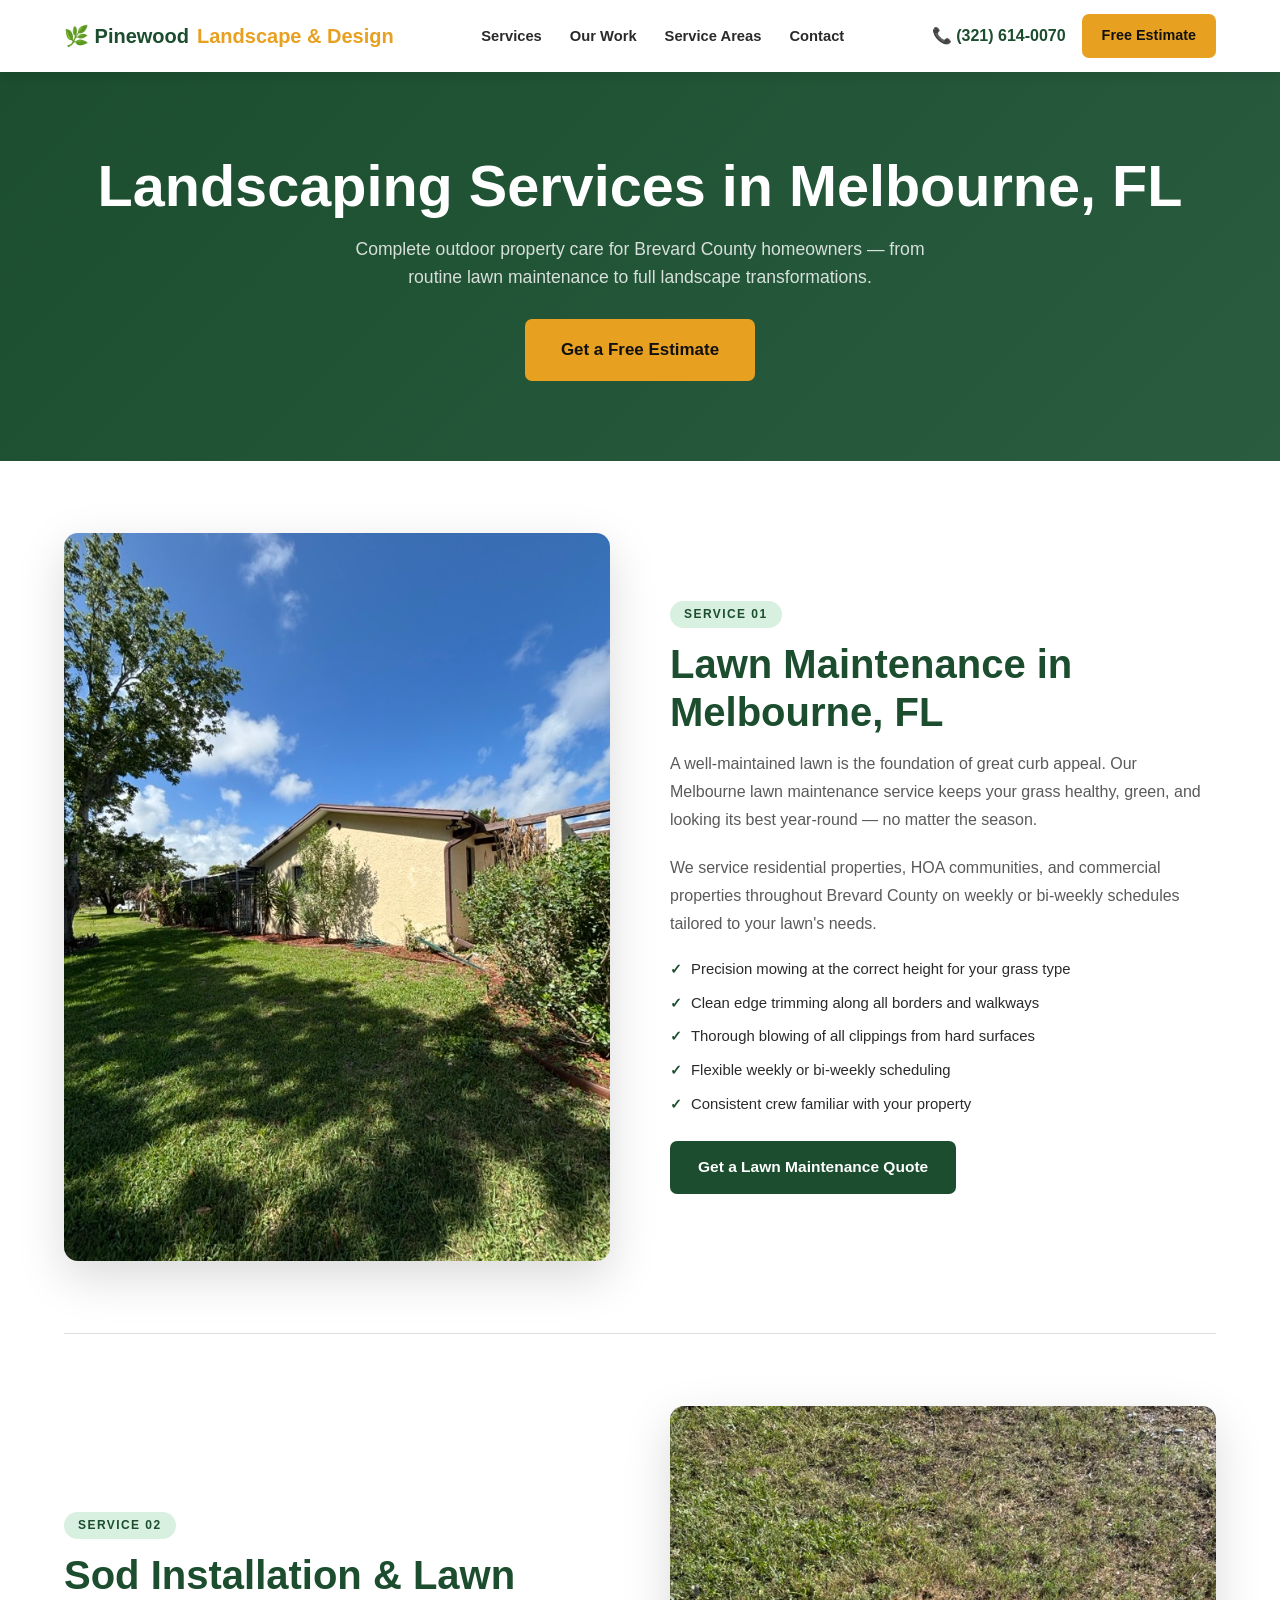
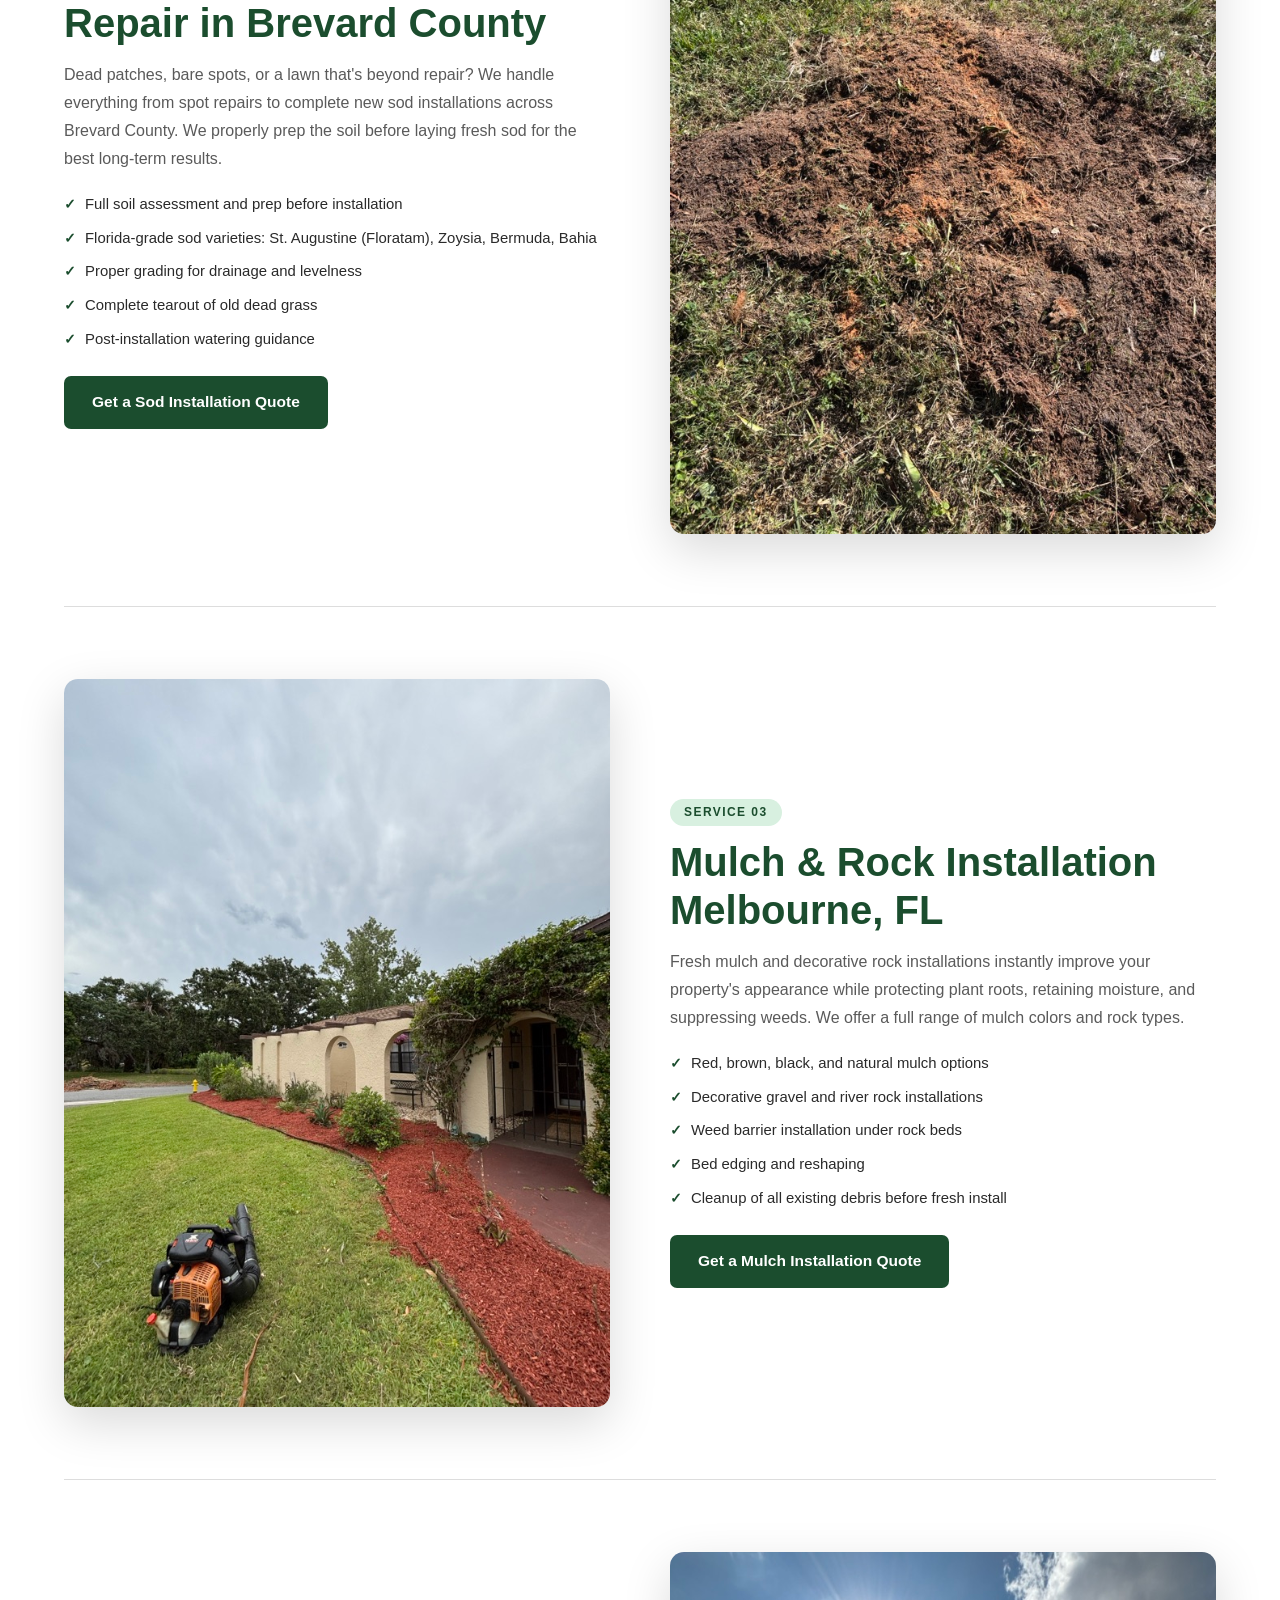
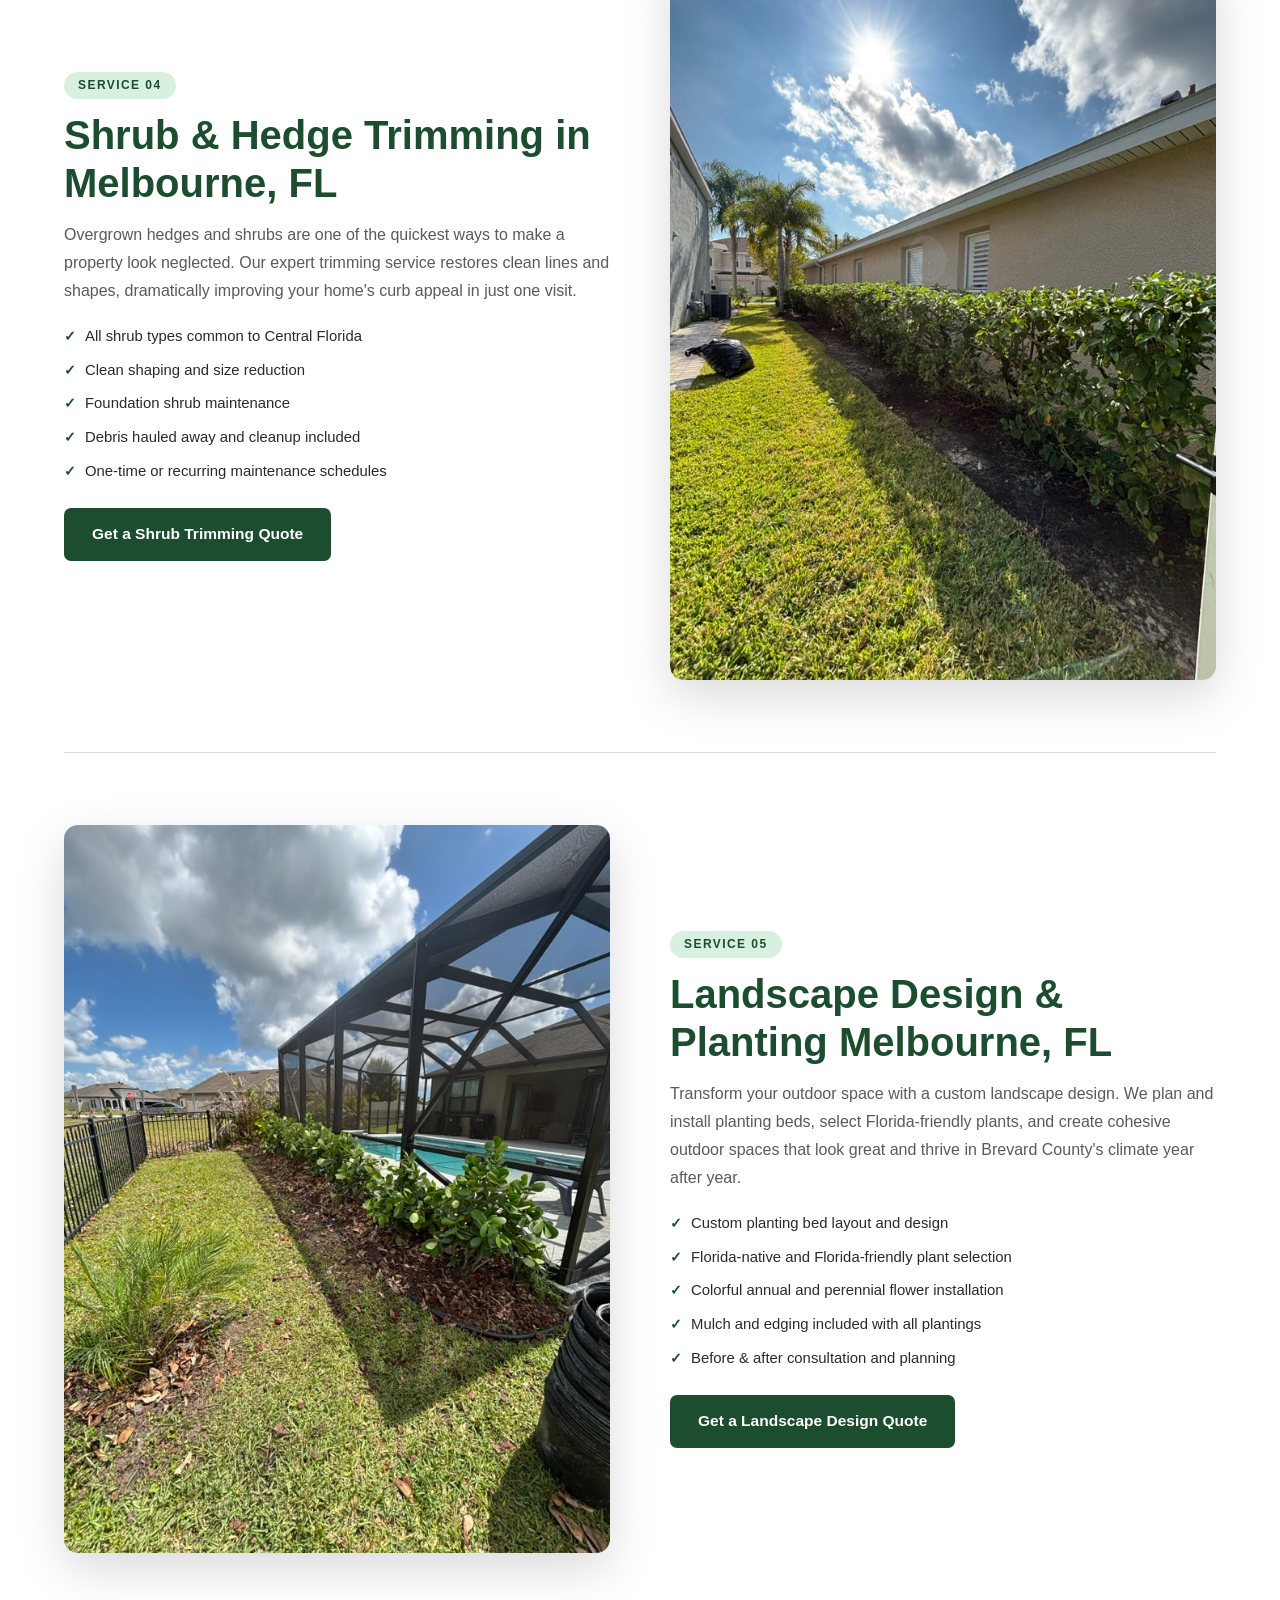
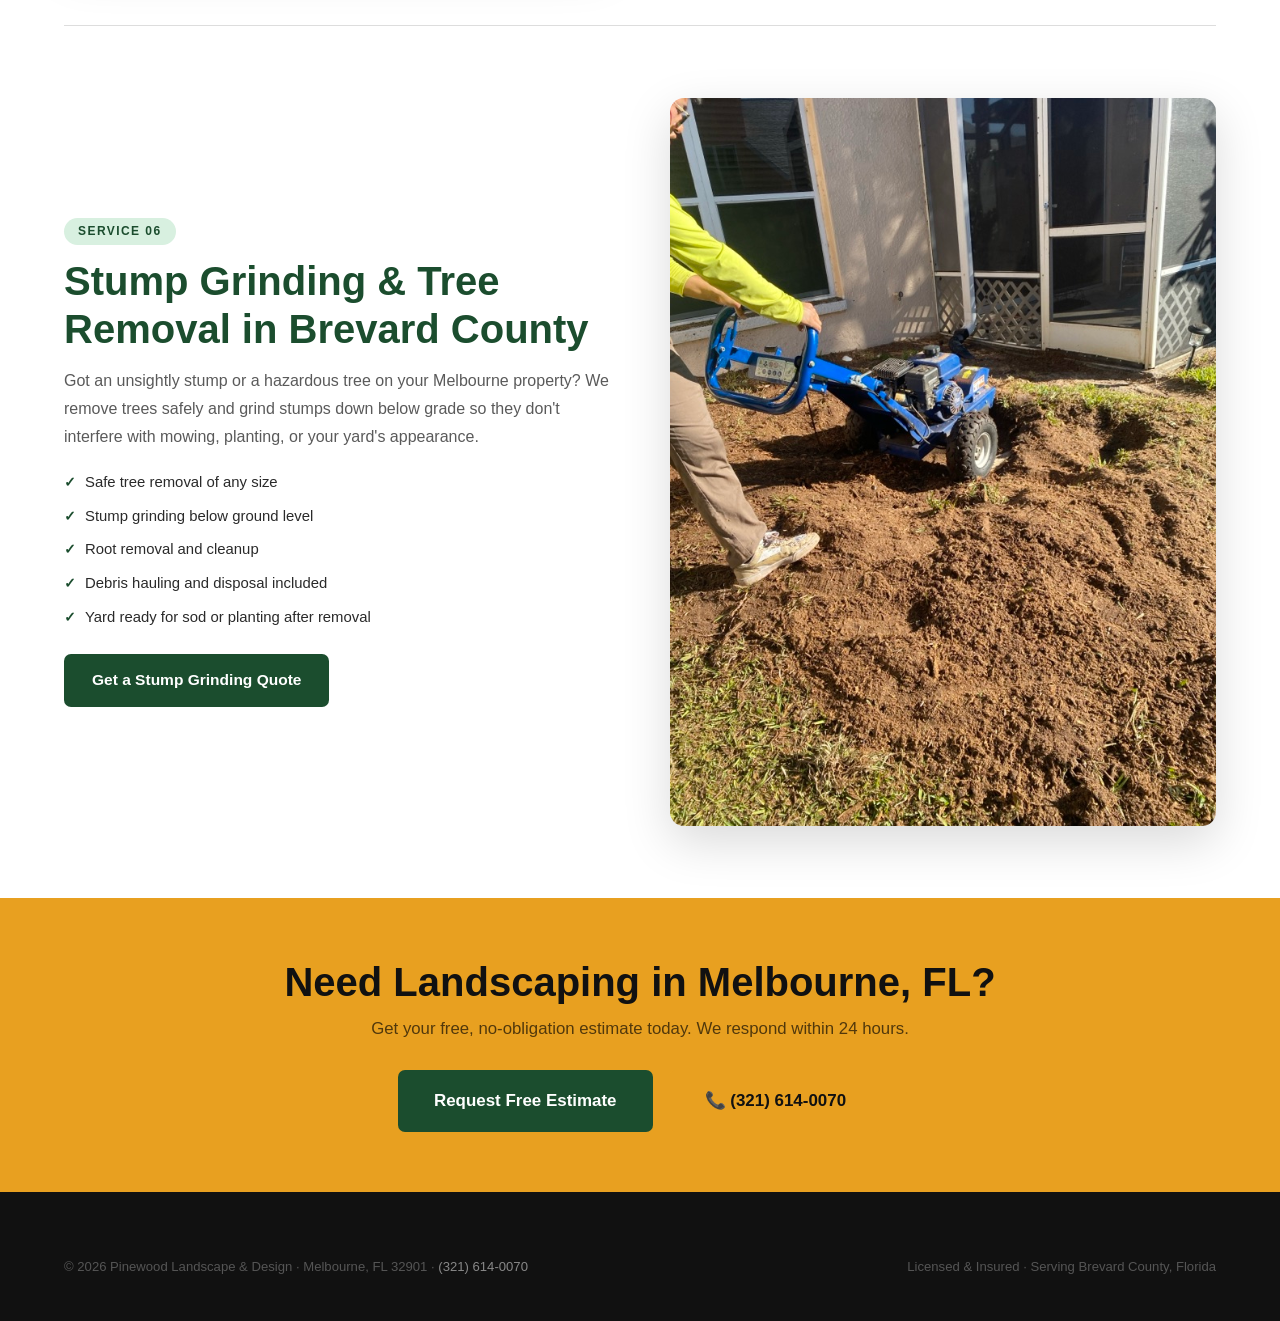
<file: services.html>
<!DOCTYPE html>
<html lang="en">
<head>
  <meta charset="UTF-8">
  <meta name="viewport" content="width=device-width, initial-scale=1.0">
  <title>Landscaping Services Melbourne FL | Pinewood Landscape & Design</title>
  <meta name="description" content="Lawn maintenance, sod installation, mulch, shrub trimming, landscape design & stump grinding in Melbourne, FL. Free estimates — (321) 614-0070.">
  <link rel="icon" href="favicon.svg" type="image/svg+xml">
  <link rel="canonical" href="https://pinewoodlandscapedesign.com/services.html">
  <meta property="og:title" content="Landscaping Services Melbourne FL | Pinewood Landscape & Design">
  <meta property="og:description" content="Professional landscaping services across Brevard County — lawn care, sod, mulch, trimming, design & more. Free estimates.">
  <meta property="og:image" content="https://pinewoodlandscapedesign.com/images/IMG_3316.jpg">
  <meta property="og:type" content="website">
  <meta property="og:url" content="https://pinewoodlandscapedesign.com/services.html">
  <meta name="twitter:card" content="summary_large_image">
  <meta name="twitter:title" content="Landscaping Services Melbourne FL | Pinewood Landscape & Design">
  <meta name="twitter:description" content="Lawn maintenance, sod, mulch, trimming, design & stump grinding in Melbourne, FL. Free estimates.">
  <meta name="twitter:image" content="https://pinewoodlandscapedesign.com/images/IMG_3316.jpg">
  <link rel="stylesheet" href="css/styles.css">
  <style>
    .svc-detail{display:grid;grid-template-columns:1fr 1fr;gap:60px;align-items:center;padding:72px 0;border-bottom:1px solid var(--border)}
    .svc-detail:last-child{border-bottom:none}
    .svc-detail.reverse .svc-detail-img{order:2}
    .svc-detail.reverse .svc-detail-body{order:1}
    .svc-detail-img img{width:100%;border-radius:14px;box-shadow:var(--shadow-lg)}
    .svc-detail-body .section-eyebrow{display:inline-block;margin-bottom:12px}
    .svc-detail-body h2{margin-bottom:14px;color:var(--green-dark)}
    .svc-detail-body p{color:var(--muted);line-height:1.75;margin-bottom:20px}
    .includes-list{list-style:none;display:flex;flex-direction:column;gap:10px;margin-bottom:24px}
    .includes-list li{display:flex;align-items:center;gap:9px;color:var(--text);font-size:.93rem}
    .includes-list li::before{content:'✓';color:var(--green-dark);font-weight:900;font-size:.85rem}
    .svc-hero{background:linear-gradient(135deg,var(--green-dark),#2a5c40);padding:80px 0;text-align:center;color:white}
    .svc-hero h1{color:white;margin-bottom:14px}
    .svc-hero p{color:rgba(255,255,255,.82);font-size:1.1rem;max-width:600px;margin:0 auto 28px}
    @media(max-width:760px){.svc-detail{grid-template-columns:1fr;gap:32px}.svc-detail.reverse .svc-detail-img,.svc-detail.reverse .svc-detail-body{order:unset}}
  </style>
  <script type="application/ld+json">
  {
    "@context": "https://schema.org",
    "@type": "BreadcrumbList",
    "itemListElement": [
      {"@type": "ListItem","position":1,"name":"Home","item":"https://pinewoodlandscapedesign.com/"},
      {"@type": "ListItem","position":2,"name":"Services","item":"https://pinewoodlandscapedesign.com/services.html"}
    ]
  }
  </script>
  <script type="application/ld+json">
  {
    "@context": "https://schema.org",
    "@type": "ItemList",
    "name": "Landscaping Services — Melbourne, FL",
    "url": "https://pinewoodlandscapedesign.com/services.html",
    "itemListElement": [
      {"@type": "ListItem","position":1,"item": {"@type":"Service","@id":"https://pinewoodlandscapedesign.com/services.html#lawn-maintenance","name":"Lawn Maintenance","description":"Professional mowing, edging, and blowing for residential and commercial properties in Melbourne, FL.","provider":{"@type":"LocalBusiness","@id":"https://pinewoodlandscapedesign.com/#business"},"areaServed":{"@type":"AdministrativeArea","name":"Brevard County, FL"}}},
      {"@type": "ListItem","position":2,"item": {"@type":"Service","@id":"https://pinewoodlandscapedesign.com/services.html#sod-installation","name":"Sod Installation & Lawn Repair","description":"New lawn installation and sod replacement using Florida-grade grass varieties across Brevard County.","provider":{"@type":"LocalBusiness","@id":"https://pinewoodlandscapedesign.com/#business"},"areaServed":{"@type":"AdministrativeArea","name":"Brevard County, FL"}}},
      {"@type": "ListItem","position":3,"item": {"@type":"Service","@id":"https://pinewoodlandscapedesign.com/services.html#mulch-installation","name":"Mulch & Rock Installation","description":"Mulch bed installation, decorative gravel, and ground cover services in Melbourne, FL.","provider":{"@type":"LocalBusiness","@id":"https://pinewoodlandscapedesign.com/#business"},"areaServed":{"@type":"AdministrativeArea","name":"Brevard County, FL"}}},
      {"@type": "ListItem","position":4,"item": {"@type":"Service","@id":"https://pinewoodlandscapedesign.com/services.html#shrub-trimming","name":"Shrub & Hedge Trimming","description":"Expert shrub shaping and hedge trimming for Melbourne and Brevard County homeowners.","provider":{"@type":"LocalBusiness","@id":"https://pinewoodlandscapedesign.com/#business"},"areaServed":{"@type":"AdministrativeArea","name":"Brevard County, FL"}}},
      {"@type": "ListItem","position":5,"item": {"@type":"Service","@id":"https://pinewoodlandscapedesign.com/services.html#landscape-design","name":"Landscape Design & Planting","description":"Custom landscape design and plant installation for properties in Melbourne, FL.","provider":{"@type":"LocalBusiness","@id":"https://pinewoodlandscapedesign.com/#business"},"areaServed":{"@type":"AdministrativeArea","name":"Brevard County, FL"}}},
      {"@type": "ListItem","position":6,"item": {"@type":"Service","@id":"https://pinewoodlandscapedesign.com/services.html#stump-grinding","name":"Stump Grinding & Tree Removal","description":"Safe tree removal and stump grinding below grade in Melbourne, FL and Brevard County.","provider":{"@type":"LocalBusiness","@id":"https://pinewoodlandscapedesign.com/#business"},"areaServed":{"@type":"AdministrativeArea","name":"Brevard County, FL"}}}
    ]
  }
  </script>
</head>
<body>

<nav class="nav">
  <div class="container nav-inner">
    <a href="/" class="nav-logo">🌿 Pinewood <em style="color:var(--gold);font-style:normal;">Landscape &amp; Design</em></a>
    <ul class="nav-menu" id="nav-menu">
      <li><a href="index.html#services">Services</a></li>
      <li><a href="gallery.html">Our Work</a></li>
      <li><a href="index.html#areas">Service Areas</a></li>
      <li><a href="contact.html">Contact</a></li>
    </ul>
    <div class="nav-actions">
      <a href="tel:+13216140070" class="nav-phone-link nav-phone-desktop">📞 (321) 614-0070</a>
      <a href="index.html#estimate" class="btn btn-gold" style="padding:10px 20px;font-size:.9rem;">Free Estimate</a>
      <button class="hamburger" id="hamburger" aria-label="Toggle menu" aria-expanded="false"><span></span><span></span><span></span></button>
    </div>
  </div>
</nav>

<section class="svc-hero">
  <div class="container">
    <h1>Landscaping Services in Melbourne, FL</h1>
    <p>Complete outdoor property care for Brevard County homeowners — from routine lawn maintenance to full landscape transformations.</p>
    <a href="index.html#estimate" class="btn btn-gold btn-lg">Get a Free Estimate</a>
  </div>
</section>

<main class="container">

  <section id="lawn-maintenance" class="svc-detail">
    <div class="svc-detail-img">
      <img src="images/IMG_3316.jpg" alt="Lawn maintenance service Melbourne FL — professional mowing edging and blowing by Pinewood Landscape" width="600" height="450" loading="eager">
    </div>
    <div class="svc-detail-body">
      <span class="section-eyebrow">Service 01</span>
      <h2>Lawn Maintenance in Melbourne, FL</h2>
      <p>A well-maintained lawn is the foundation of great curb appeal. Our Melbourne lawn maintenance service keeps your grass healthy, green, and looking its best year-round — no matter the season.</p>
      <p>We service residential properties, HOA communities, and commercial properties throughout Brevard County on weekly or bi-weekly schedules tailored to your lawn's needs.</p>
      <ul class="includes-list">
        <li>Precision mowing at the correct height for your grass type</li>
        <li>Clean edge trimming along all borders and walkways</li>
        <li>Thorough blowing of all clippings from hard surfaces</li>
        <li>Flexible weekly or bi-weekly scheduling</li>
        <li>Consistent crew familiar with your property</li>
      </ul>
      <a href="index.html#estimate" class="btn btn-green">Get a Lawn Maintenance Quote</a>
    </div>
  </section>

  <section id="sod-installation" class="svc-detail reverse">
    <div class="svc-detail-img">
      <img src="images/IMG_1289.jpg" alt="Sod installation Melbourne FL — lawn prep and new sod by Pinewood Landscape & Design" width="600" height="450" loading="lazy">
    </div>
    <div class="svc-detail-body">
      <span class="section-eyebrow">Service 02</span>
      <h2>Sod Installation &amp; Lawn Repair in Brevard County</h2>
      <p>Dead patches, bare spots, or a lawn that's beyond repair? We handle everything from spot repairs to complete new sod installations across Brevard County. We properly prep the soil before laying fresh sod for the best long-term results.</p>
      <ul class="includes-list">
        <li>Full soil assessment and prep before installation</li>
        <li>Florida-grade sod varieties: St. Augustine (Floratam), Zoysia, Bermuda, Bahia</li>
        <li>Proper grading for drainage and levelness</li>
        <li>Complete tearout of old dead grass</li>
        <li>Post-installation watering guidance</li>
      </ul>
      <a href="index.html#estimate" class="btn btn-green">Get a Sod Installation Quote</a>
    </div>
  </section>

  <section id="mulch-installation" class="svc-detail">
    <div class="svc-detail-img">
      <img src="images/IMG_3628.jpg" alt="Mulch installation and landscape bed service in Melbourne Florida" width="600" height="450" loading="lazy">
    </div>
    <div class="svc-detail-body">
      <span class="section-eyebrow">Service 03</span>
      <h2>Mulch &amp; Rock Installation Melbourne, FL</h2>
      <p>Fresh mulch and decorative rock installations instantly improve your property's appearance while protecting plant roots, retaining moisture, and suppressing weeds. We offer a full range of mulch colors and rock types.</p>
      <ul class="includes-list">
        <li>Red, brown, black, and natural mulch options</li>
        <li>Decorative gravel and river rock installations</li>
        <li>Weed barrier installation under rock beds</li>
        <li>Bed edging and reshaping</li>
        <li>Cleanup of all existing debris before fresh install</li>
      </ul>
      <a href="index.html#estimate" class="btn btn-green">Get a Mulch Installation Quote</a>
    </div>
  </section>

  <section id="shrub-trimming" class="svc-detail reverse">
    <div class="svc-detail-img">
      <img src="images/IMG_1334.jpg" alt="Shrub and hedge trimming service in Melbourne FL by Pinewood Landscape" width="600" height="450" loading="lazy">
    </div>
    <div class="svc-detail-body">
      <span class="section-eyebrow">Service 04</span>
      <h2>Shrub &amp; Hedge Trimming in Melbourne, FL</h2>
      <p>Overgrown hedges and shrubs are one of the quickest ways to make a property look neglected. Our expert trimming service restores clean lines and shapes, dramatically improving your home's curb appeal in just one visit.</p>
      <ul class="includes-list">
        <li>All shrub types common to Central Florida</li>
        <li>Clean shaping and size reduction</li>
        <li>Foundation shrub maintenance</li>
        <li>Debris hauled away and cleanup included</li>
        <li>One-time or recurring maintenance schedules</li>
      </ul>
      <a href="index.html#estimate" class="btn btn-green">Get a Shrub Trimming Quote</a>
    </div>
  </section>

  <section id="landscape-design" class="svc-detail">
    <div class="svc-detail-img">
      <img src="images/IMG_3552.jpg" alt="Landscape design and planting bed installation in Melbourne FL" width="600" height="450" loading="lazy">
    </div>
    <div class="svc-detail-body">
      <span class="section-eyebrow">Service 05</span>
      <h2>Landscape Design &amp; Planting Melbourne, FL</h2>
      <p>Transform your outdoor space with a custom landscape design. We plan and install planting beds, select Florida-friendly plants, and create cohesive outdoor spaces that look great and thrive in Brevard County's climate year after year.</p>
      <ul class="includes-list">
        <li>Custom planting bed layout and design</li>
        <li>Florida-native and Florida-friendly plant selection</li>
        <li>Colorful annual and perennial flower installation</li>
        <li>Mulch and edging included with all plantings</li>
        <li>Before &amp; after consultation and planning</li>
      </ul>
      <a href="index.html#estimate" class="btn btn-green">Get a Landscape Design Quote</a>
    </div>
  </section>

  <section id="stump-grinding" class="svc-detail reverse">
    <div class="svc-detail-img">
      <img src="images/IMG_2182.jpg" alt="Stump grinding and tree removal services in Brevard County FL" width="600" height="450" loading="lazy">
    </div>
    <div class="svc-detail-body">
      <span class="section-eyebrow">Service 06</span>
      <h2>Stump Grinding &amp; Tree Removal in Brevard County</h2>
      <p>Got an unsightly stump or a hazardous tree on your Melbourne property? We remove trees safely and grind stumps down below grade so they don't interfere with mowing, planting, or your yard's appearance.</p>
      <ul class="includes-list">
        <li>Safe tree removal of any size</li>
        <li>Stump grinding below ground level</li>
        <li>Root removal and cleanup</li>
        <li>Debris hauling and disposal included</li>
        <li>Yard ready for sod or planting after removal</li>
      </ul>
      <a href="index.html#estimate" class="btn btn-green">Get a Stump Grinding Quote</a>
    </div>
  </section>

</main>

<section class="cta-banner">
  <div class="container">
    <h2>Need Landscaping in Melbourne, FL?</h2>
    <p>Get your free, no-obligation estimate today. We respond within 24 hours.</p>
    <div class="cta-banner-btns">
      <a href="index.html#estimate" class="btn btn-green btn-lg">Request Free Estimate</a>
      <a href="tel:+13216140070" class="btn btn-gold btn-lg">📞 (321) 614-0070</a>
    </div>
  </div>
</section>

<footer class="footer">
  <div class="container">
    <div class="footer-bottom" style="border-top:none;padding-top:0;padding-bottom:16px">
      <span>© 2026 Pinewood Landscape &amp; Design · Melbourne, FL 32901 · <a href="tel:+13216140070" style="color:#888;">(321) 614-0070</a></span>
      <span>Licensed &amp; Insured · Serving Brevard County, Florida</span>
    </div>
  </div>
</footer>

<div class="sticky-bar">
  <p>Questions about our services?</p>
  <a href="tel:+13216140070">📞 Call Now — Free Quote</a>
</div>

<script src="js/main.js"></script>
</body>
</html>
</file>
<file: css/styles.css>
:root {
  --green-dark: #1b4d2e;
  --green-mid: #2d6a4f;
  --green-light: #d8f0e0;
  --gold: #e8a020;
  --gold-dark: #c8860a;
  --cream: #f8f6f1;
  --dark: #111111;
  --text: #2a2a2a;
  --muted: #5a5a5a;
  --border: #ddd;
  --white: #ffffff;
  --shadow-sm: 0 2px 8px rgba(0,0,0,0.08);
  --shadow: 0 6px 24px rgba(0,0,0,0.11);
  --shadow-lg: 0 16px 48px rgba(0,0,0,0.15);
}
*,*::before,*::after{box-sizing:border-box;margin:0;padding:0}
html{scroll-behavior:smooth;font-size:16px}
body{font-family:-apple-system,BlinkMacSystemFont,'Segoe UI',Roboto,'Helvetica Neue',Arial,sans-serif;color:var(--text);background:var(--white);line-height:1.6}
img{max-width:100%;height:auto;display:block}
a{color:inherit;text-decoration:none}
h1,h2,h3,h4{line-height:1.2;color:var(--dark)}
h1{font-size:clamp(2rem,5vw,3.6rem)}
h2{font-size:clamp(1.7rem,3.5vw,2.5rem)}
h3{font-size:clamp(1.15rem,2vw,1.4rem)}

/* Layout */
.container{max-width:1200px;margin:0 auto;padding:0 24px}
.section{padding:88px 0}
.section-alt{background:var(--cream)}
.section-dark{background:var(--green-dark);color:var(--white)}
.text-center{text-align:center}

.section-eyebrow{display:inline-block;background:var(--green-light);color:var(--green-dark);font-size:.75rem;font-weight:800;letter-spacing:.12em;text-transform:uppercase;padding:4px 14px;border-radius:20px;margin-bottom:14px}
.section-dark .section-eyebrow{background:rgba(255,255,255,.15);color:var(--white)}
.section-title{margin-bottom:14px}
.section-sub{color:var(--muted);font-size:1.05rem;max-width:600px;margin:0 auto 52px;line-height:1.7}
.section-dark .section-sub{color:rgba(255,255,255,.75)}

/* Buttons */
.btn{display:inline-flex;align-items:center;gap:8px;padding:14px 28px;border-radius:7px;font-size:.97rem;font-weight:700;cursor:pointer;border:none;transition:all .2s;text-decoration:none;white-space:nowrap}
.btn-gold{background:var(--gold);color:var(--dark)}
.btn-gold:hover{background:var(--gold-dark);transform:translateY(-2px);box-shadow:0 8px 24px rgba(232,160,32,.45)}
.btn-outline-white{background:transparent;color:var(--white);border:2px solid rgba(255,255,255,.7)}
.btn-outline-white:hover{background:var(--white);color:var(--green-dark)}
.btn-green{background:var(--green-dark);color:var(--white)}
.btn-green:hover{background:var(--green-mid);transform:translateY(-2px)}
.btn-lg{padding:17px 36px;font-size:1.06rem}

/* ── NAV ── */
.nav{position:sticky;top:0;z-index:200;background:var(--white);box-shadow:0 2px 12px rgba(0,0,0,.09)}
.nav-inner{display:flex;align-items:center;justify-content:space-between;height:72px;gap:24px}
.nav-logo{font-size:1.25rem;font-weight:900;color:var(--green-dark);display:flex;align-items:center;gap:8px;flex-shrink:0}
.nav-logo em{color:var(--gold);font-style:normal}
.nav-menu{display:flex;align-items:center;list-style:none;gap:28px}
.nav-menu a{font-size:.92rem;font-weight:600;color:var(--text);transition:color .2s}
.nav-menu a:hover{color:var(--green-dark)}
.nav-phone-link{display:flex;align-items:center;gap:6px;color:var(--green-dark);font-weight:800;font-size:1rem;text-decoration:none}
.nav-actions{display:flex;align-items:center;gap:16px}
.hamburger{display:none;flex-direction:column;gap:5px;background:none;border:none;cursor:pointer;padding:4px}
.hamburger span{display:block;width:24px;height:3px;background:var(--dark);border-radius:2px;transition:all .25s}

/* ── HERO ── */
.hero{position:relative;min-height:92vh;display:flex;align-items:center;overflow:hidden}
.hero-bg{position:absolute;inset:0;background:url('../images/hero-bg.jpg') top center/cover no-repeat;filter:brightness(.45)}
.hero-content{position:relative;z-index:1;color:var(--white);max-width:720px;padding:40px 0}
.hero-badge{display:inline-flex;align-items:center;gap:8px;background:rgba(255,255,255,.12);border:1px solid rgba(255,255,255,.28);padding:6px 16px;border-radius:20px;font-size:.82rem;font-weight:700;letter-spacing:.06em;text-transform:uppercase;margin-bottom:22px;backdrop-filter:blur(6px)}
.hero h1{color:var(--white);margin-bottom:20px;text-shadow:0 2px 12px rgba(0,0,0,.3)}
.hero h1 em{color:var(--gold);font-style:normal}
.hero-sub{font-size:1.18rem;color:rgba(255,255,255,.88);margin-bottom:36px;max-width:580px;line-height:1.7}
.hero-btns{display:flex;flex-wrap:wrap;gap:16px;margin-bottom:52px}
.hero-stats{display:flex;flex-wrap:wrap;gap:36px}
.hero-stat strong{display:block;font-size:2.1rem;font-weight:900;color:var(--gold);line-height:1}
.hero-stat span{font-size:.82rem;color:rgba(255,255,255,.7);margin-top:3px;display:block}

/* ── TRUST BAR ── */
.trust-bar{background:var(--green-dark);padding:16px 0}
.trust-bar-inner{display:flex;flex-wrap:wrap;justify-content:center;gap:28px 40px}
.trust-item{display:flex;align-items:center;gap:9px;color:rgba(255,255,255,.92);font-size:.88rem;font-weight:600}
.trust-item .ti{font-size:1.15rem}

/* ── SERVICES ── */
.services-grid{display:grid;grid-template-columns:repeat(auto-fit,minmax(320px,1fr));gap:28px}
.svc-card{background:var(--white);border-radius:14px;overflow:hidden;box-shadow:var(--shadow);transition:transform .3s,box-shadow .3s}
.svc-card:hover{transform:translateY(-7px);box-shadow:var(--shadow-lg)}
.svc-img{width:100%;height:220px;object-fit:cover;background-color:#d6d6d6}
.svc-body{padding:26px}
.svc-icon{font-size:1.9rem;margin-bottom:12px}
.svc-body h3{color:var(--green-dark);margin-bottom:10px}
.svc-body p{color:var(--muted);font-size:.93rem;line-height:1.65}
.svc-link{display:inline-flex;align-items:center;gap:5px;color:var(--green-mid);font-weight:700;font-size:.88rem;margin-top:14px;transition:gap .2s}
.svc-card:hover .svc-link{gap:9px}

/* ── GALLERY ── */
.gallery-grid{display:grid;grid-template-columns:repeat(auto-fill,minmax(260px,1fr));gap:10px}
.gal-item{overflow:hidden;border-radius:9px;aspect-ratio:4/3;cursor:pointer;background-color:#d6d6d6}
.gal-item img{width:100%;height:100%;object-fit:cover;transition:transform .45s}
.gal-item:hover img{transform:scale(1.07)}
.gallery-cta{text-align:center;margin-top:40px}

/* ── WHY US ── */
.why-grid{display:grid;grid-template-columns:repeat(auto-fit,minmax(230px,1fr));gap:28px;margin-top:12px}
.why-card{background:rgba(255,255,255,.07);border:1px solid rgba(255,255,255,.14);border-radius:14px;padding:32px 26px;text-align:center;transition:background .2s}
.why-card:hover{background:rgba(255,255,255,.12)}
.why-icon{font-size:2.8rem;margin-bottom:16px}
.why-card h3{color:var(--white);margin-bottom:10px}
.why-card p{color:rgba(255,255,255,.72);font-size:.93rem;line-height:1.65}

/* ── LEAD FORM SECTION ── */
.lead-section{background:linear-gradient(140deg,var(--green-dark) 0%,#2a5c40 100%);position:relative;overflow:hidden}
.lead-section::after{content:'';position:absolute;inset:0;background:url("data:image/svg+xml,%3Csvg width='52' height='52' viewBox='0 0 52 52' xmlns='http://www.w3.org/2000/svg'%3E%3Cpath d='M0 0h52v52H0z' fill='none'/%3E%3Ccircle cx='26' cy='26' r='1.5' fill='rgba(255,255,255,0.04)'/%3E%3C/svg%3E");pointer-events:none}
.lead-inner{position:relative;z-index:1;display:grid;grid-template-columns:1fr 1fr;gap:64px;align-items:center}
.lead-text h2{color:var(--white);margin-bottom:16px}
.lead-text p{color:rgba(255,255,255,.82);margin-bottom:26px;font-size:1.05rem}
.lead-perks{list-style:none;display:flex;flex-direction:column;gap:13px}
.lead-perks li{display:flex;align-items:center;gap:11px;color:rgba(255,255,255,.88);font-size:.97rem}
.lead-perks li::before{content:'✓';display:flex;align-items:center;justify-content:center;width:22px;height:22px;min-width:22px;background:var(--gold);color:var(--dark);border-radius:50%;font-size:.72rem;font-weight:900}
.form-card{background:var(--white);border-radius:18px;padding:38px;box-shadow:0 24px 64px rgba(0,0,0,.22)}
.form-card h3{color:var(--green-dark);font-size:1.35rem;margin-bottom:24px}
.form-group{margin-bottom:16px}
.form-group label{display:block;font-size:.82rem;font-weight:700;color:var(--text);margin-bottom:6px;letter-spacing:.02em}
.form-group input,.form-group select,.form-group textarea{width:100%;padding:12px 14px;border:2px solid var(--border);border-radius:8px;font-size:.95rem;font-family:inherit;color:var(--text);transition:border-color .2s;background:var(--white)}
.form-group input:focus,.form-group select:focus,.form-group textarea:focus{outline:none;border-color:var(--green-mid)}
.form-group textarea{resize:vertical;min-height:88px}
.form-row{display:grid;grid-template-columns:1fr 1fr;gap:14px}
.form-submit{width:100%;padding:16px;background:var(--gold);color:var(--dark);border:none;border-radius:9px;font-size:1.05rem;font-weight:800;cursor:pointer;transition:all .2s;margin-top:4px}
.form-submit:hover{background:var(--gold-dark);transform:translateY(-2px)}
.form-note{text-align:center;font-size:.78rem;color:var(--muted);margin-top:11px}

/* ── SERVICE AREAS ── */
.areas-grid{display:grid;grid-template-columns:repeat(auto-fill,minmax(160px,1fr));gap:10px;margin-top:32px}
.area-chip{background:var(--white);border:2px solid var(--border);border-radius:8px;padding:11px 14px;text-align:center;font-weight:700;font-size:.88rem;color:var(--green-dark);transition:all .2s}
.area-chip:hover{border-color:var(--green-dark);background:var(--green-light)}

/* ── TESTIMONIALS ── */
.reviews-grid{display:grid;grid-template-columns:repeat(auto-fit,minmax(300px,1fr));gap:24px}
.review-card{background:var(--white);border-radius:13px;padding:28px;box-shadow:var(--shadow);border-top:4px solid var(--gold)}
.stars{color:var(--gold);font-size:1.05rem;letter-spacing:2px;margin-bottom:14px}
.review-text{color:var(--text);font-style:italic;line-height:1.75;margin-bottom:20px}
.reviewer{display:flex;align-items:center;gap:12px}
.avatar{width:44px;height:44px;border-radius:50%;background:var(--green-light);display:flex;align-items:center;justify-content:center;font-weight:800;color:var(--green-dark);font-size:1rem;flex-shrink:0}
.reviewer-name{font-weight:800;font-size:.92rem}
.reviewer-loc{font-size:.78rem;color:var(--muted)}

/* ── FAQ ── */
.faq-list{max-width:780px;margin:0 auto;display:flex;flex-direction:column;gap:10px}
.faq-item{border:2px solid var(--border);border-radius:11px;overflow:hidden}
.faq-q{width:100%;display:flex;justify-content:space-between;align-items:center;padding:18px 22px;background:var(--white);border:none;cursor:pointer;font-size:.98rem;font-weight:700;color:var(--dark);text-align:left;gap:16px;transition:background .2s}
.faq-q:hover{background:var(--cream)}
.faq-q.active{background:var(--green-light);color:var(--green-dark)}
.faq-icon{font-size:1.4rem;font-weight:300;flex-shrink:0;transition:transform .28s;line-height:1}
.faq-q.active .faq-icon{transform:rotate(45deg)}
.faq-a{padding:0 22px;max-height:0;overflow:hidden;transition:max-height .32s ease,padding .3s;color:var(--muted);line-height:1.75;font-size:.95rem}
.faq-a.open{max-height:300px;padding:16px 22px 20px}

/* ── CTA BANNER ── */
.cta-banner{background:var(--gold);padding:60px 0;text-align:center}
.cta-banner h2{color:var(--dark);margin-bottom:10px}
.cta-banner p{color:rgba(0,0,0,.65);margin-bottom:28px;font-size:1.05rem}
.cta-banner-btns{display:flex;flex-wrap:wrap;justify-content:center;gap:16px}

/* ── FOOTER ── */
.footer{background:#111;color:#aaa;padding:64px 0 28px}
.footer-grid{display:grid;grid-template-columns:2fr 1fr 1fr 1fr;gap:48px;margin-bottom:48px}
.footer-brand h3{color:var(--white);font-size:1.2rem;margin-bottom:12px}
.footer-brand p{font-size:.88rem;line-height:1.75;color:#888;margin-bottom:20px}
.footer-phone{display:inline-flex;align-items:center;gap:7px;color:var(--gold);font-weight:800;font-size:1.05rem}
.footer-col h4{color:var(--white);margin-bottom:16px;font-size:.8rem;text-transform:uppercase;letter-spacing:.1em}
.footer-links{list-style:none;display:flex;flex-direction:column;gap:10px}
.footer-links a{color:#888;font-size:.88rem;transition:color .2s}
.footer-links a:hover{color:var(--gold)}
.footer-bottom{border-top:1px solid #222;padding-top:24px;display:flex;justify-content:space-between;align-items:center;flex-wrap:wrap;gap:12px;font-size:.82rem;color:#555}
.footer-nap{font-size:.82rem;color:#666;line-height:1.7;margin-top:14px}

/* ── STICKY MOBILE BAR ── */
.sticky-bar{display:none;position:fixed;bottom:0;left:0;right:0;z-index:300;background:var(--green-dark);padding:12px 20px;align-items:center;justify-content:space-between;gap:12px;box-shadow:0 -4px 20px rgba(0,0,0,.25)}
.sticky-bar p{color:rgba(255,255,255,.88);font-size:.85rem;font-weight:600}
.sticky-bar a{background:var(--gold);color:var(--dark);padding:10px 22px;border-radius:7px;font-weight:800;font-size:.92rem;white-space:nowrap}

/* ── SUCCESS MESSAGE ── */
.form-success{display:none;text-align:center;padding:28px;background:var(--green-light);border-radius:10px;color:var(--green-dark)}
.form-success h4{font-size:1.2rem;margin-bottom:8px}

/* ── RESPONSIVE ── */
@media(max-width:960px){
  .lead-inner{grid-template-columns:1fr;gap:44px}
  .footer-grid{grid-template-columns:1fr 1fr;gap:36px}
  .nav-menu{display:none;position:absolute;top:72px;left:0;right:0;background:var(--white);flex-direction:column;align-items:flex-start;gap:0;box-shadow:0 8px 24px rgba(0,0,0,.1);z-index:100}
  .nav-menu.open{display:flex}
  .nav-menu li{width:100%}
  .nav-menu a{display:block;padding:14px 24px;border-bottom:1px solid var(--border)}
  .nav-menu li:last-child a{border-bottom:none}
  .hamburger{display:flex}
  .nav-phone-desktop{display:none}
}
@media(max-width:640px){
  .section{padding:60px 0}
  .hero{min-height:88vh}
  .hero-btns{flex-direction:column;align-items:flex-start}
  .hero-stats{gap:22px}
  .form-row{grid-template-columns:1fr}
  .footer-grid{grid-template-columns:1fr;gap:28px}
  .footer-bottom{flex-direction:column;text-align:center}
  .sticky-bar{display:flex}
  .trust-bar-inner{flex-direction:column;align-items:center;gap:14px}
  .cta-banner-btns{flex-direction:column;align-items:center}
}
</file>
